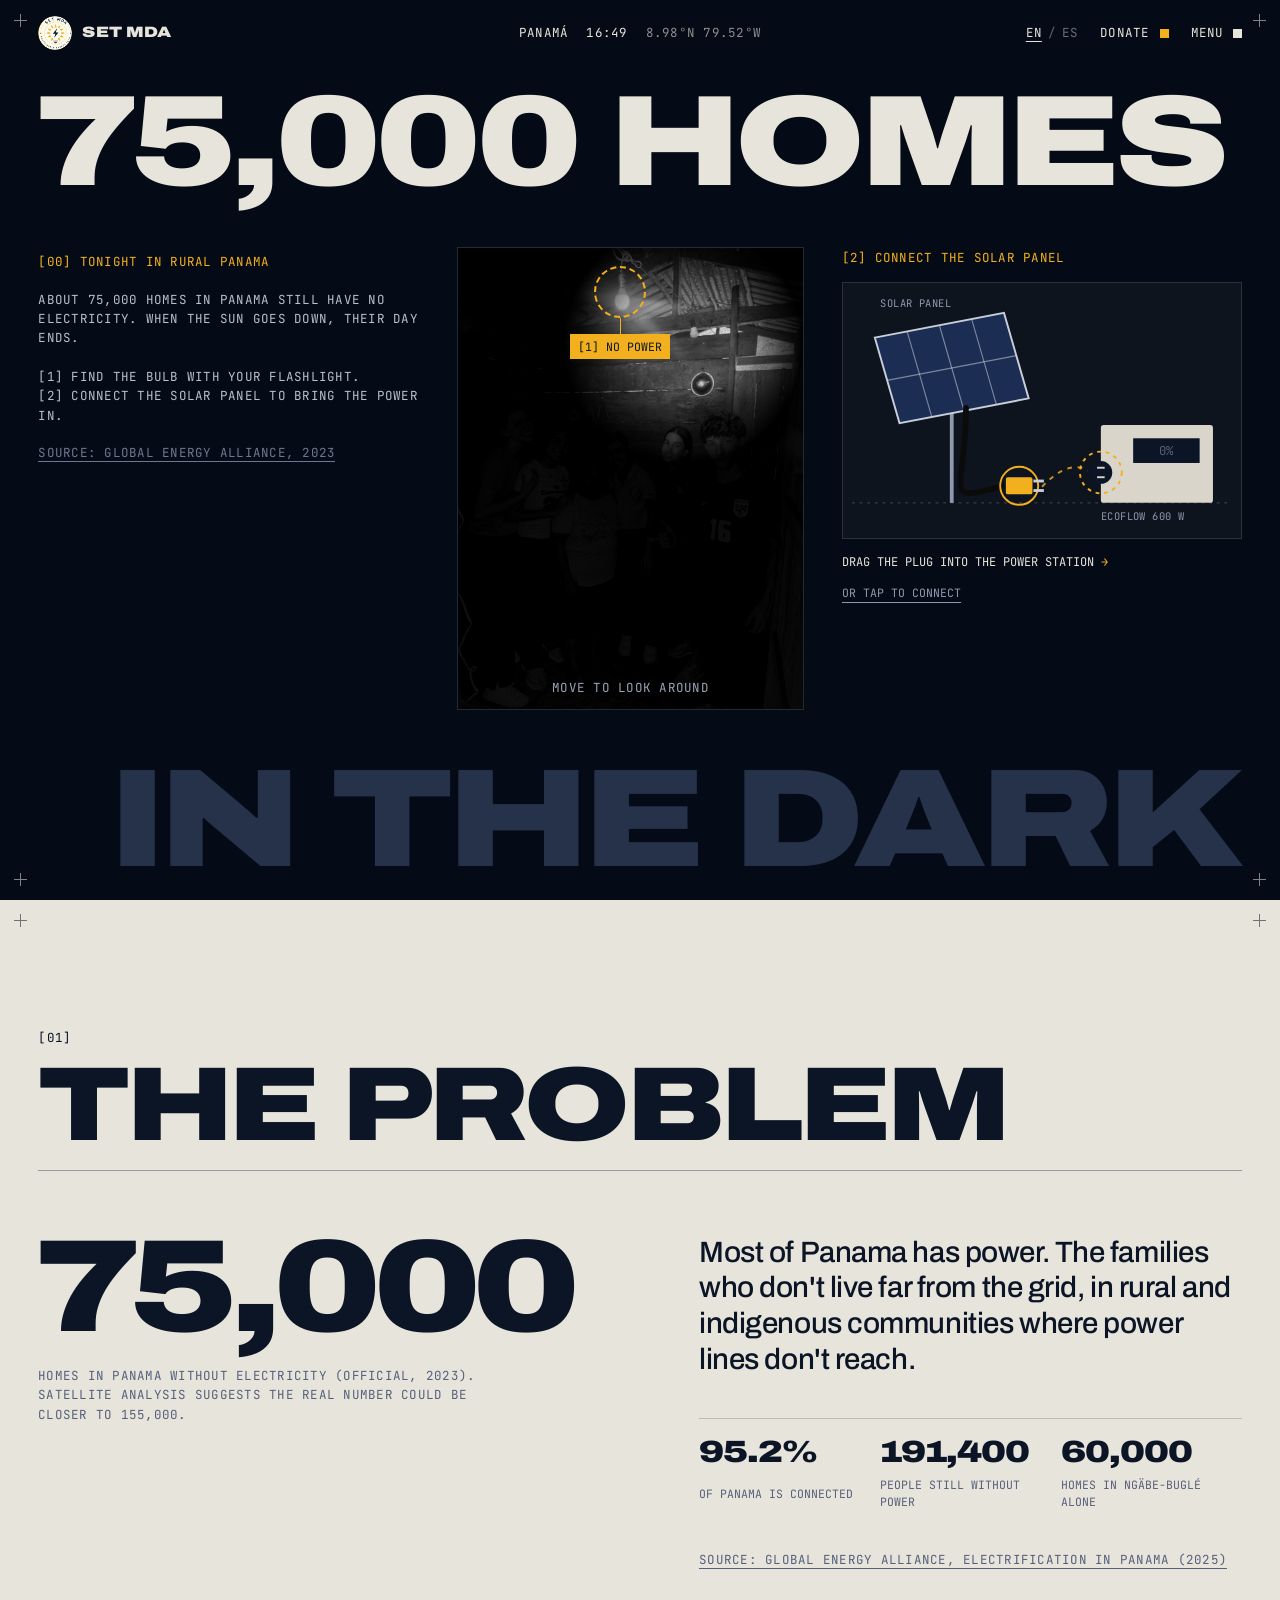
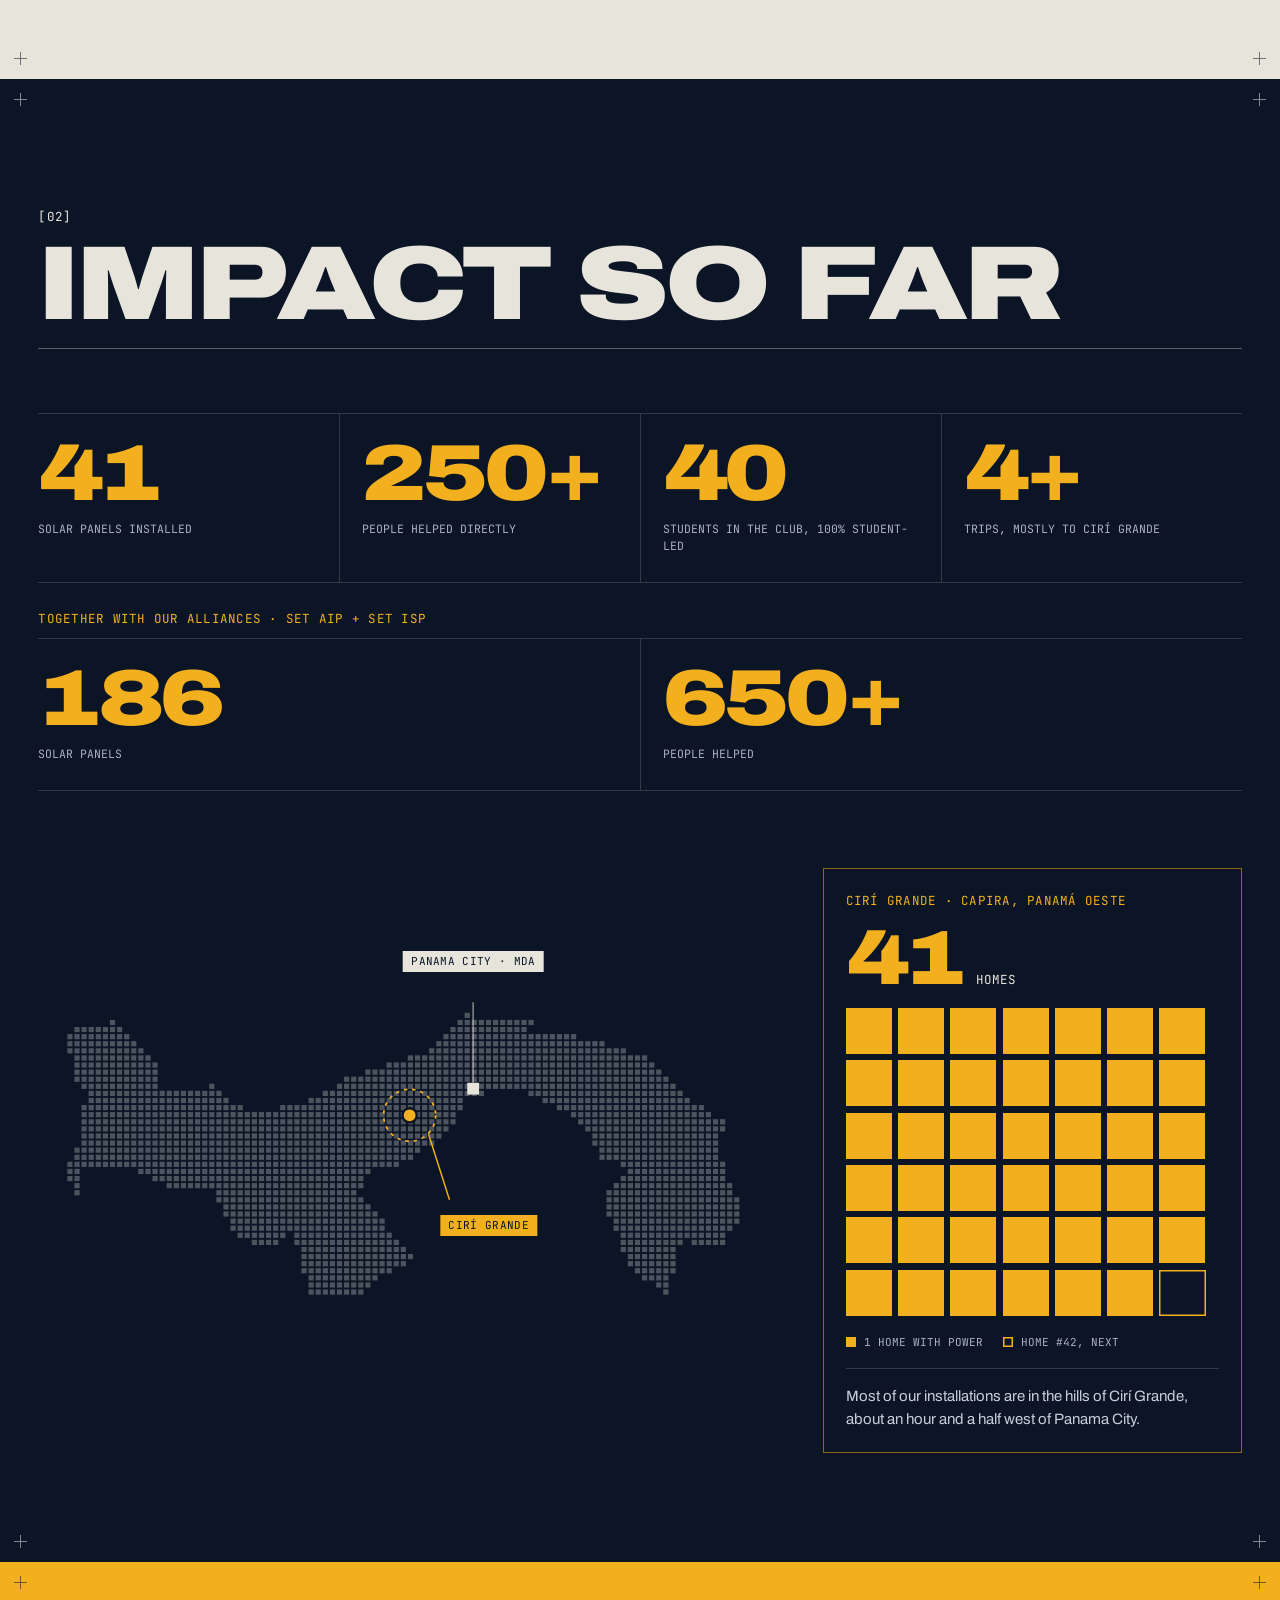
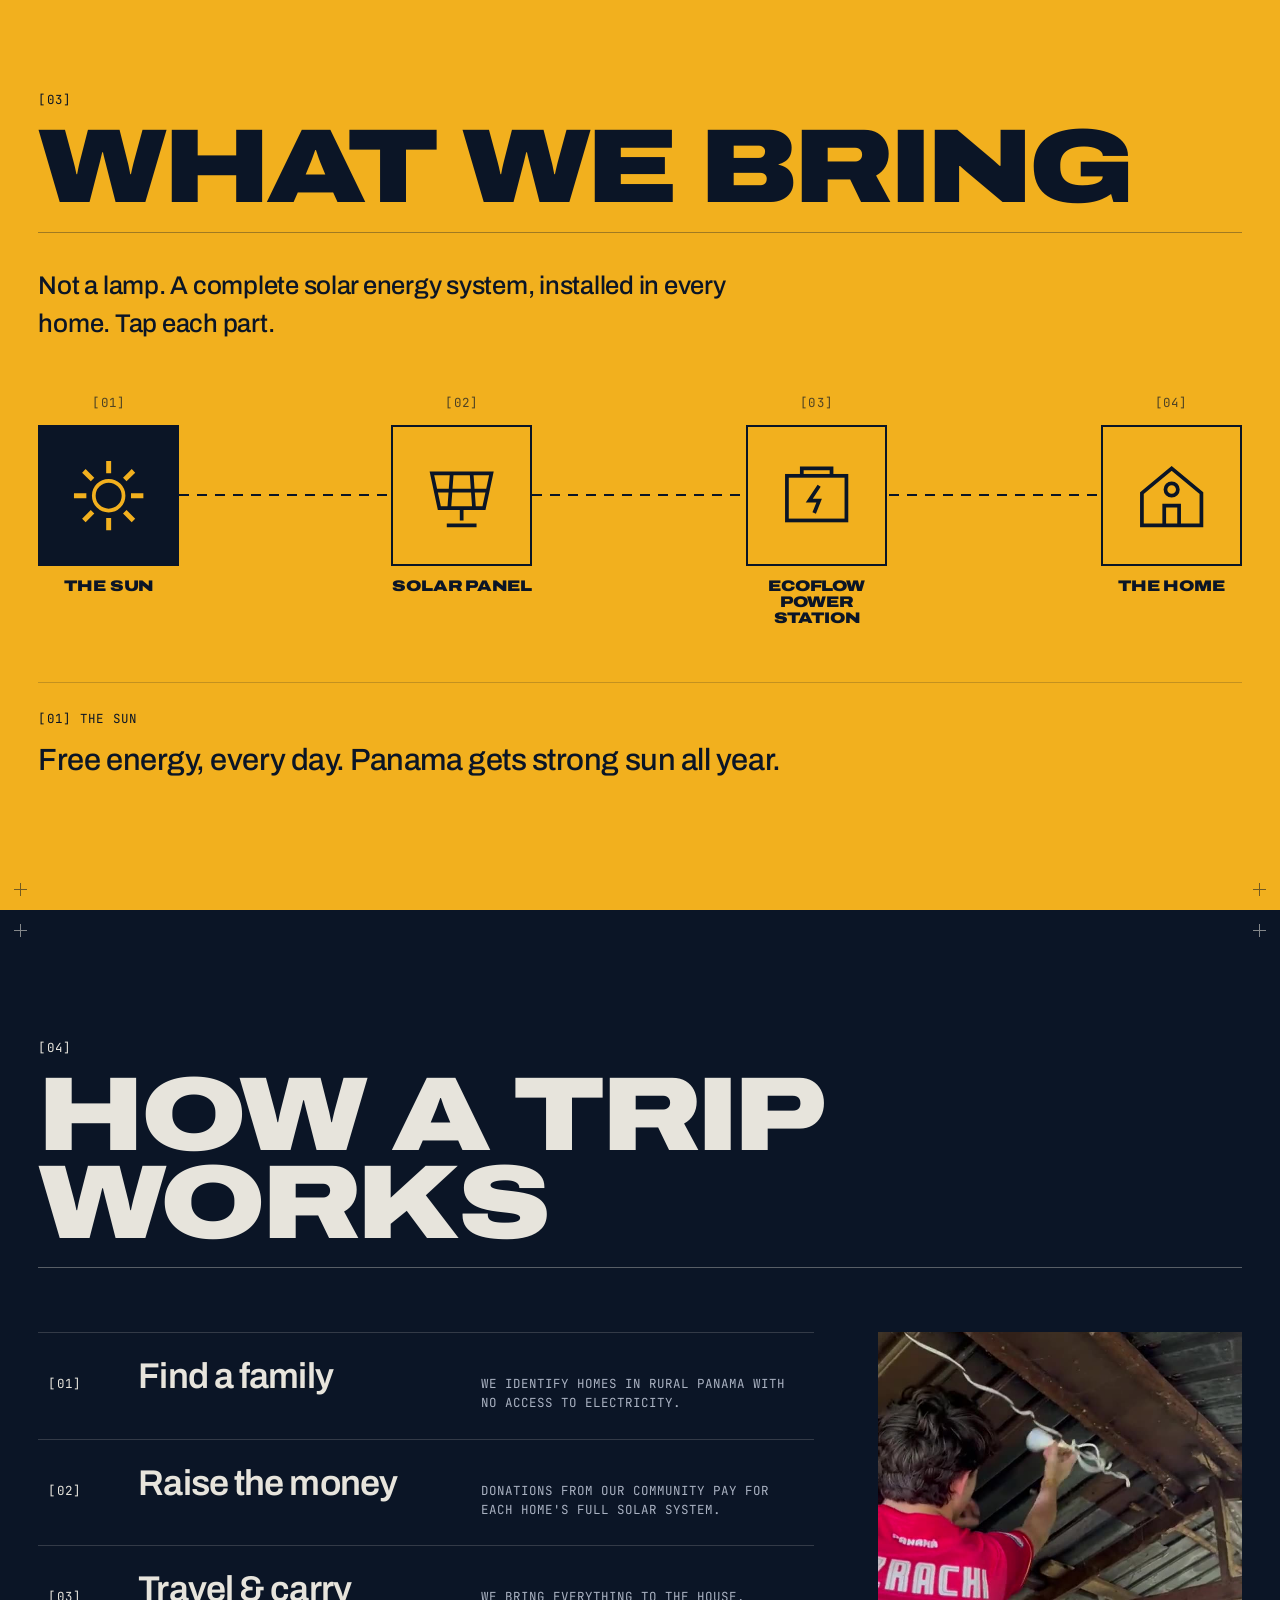
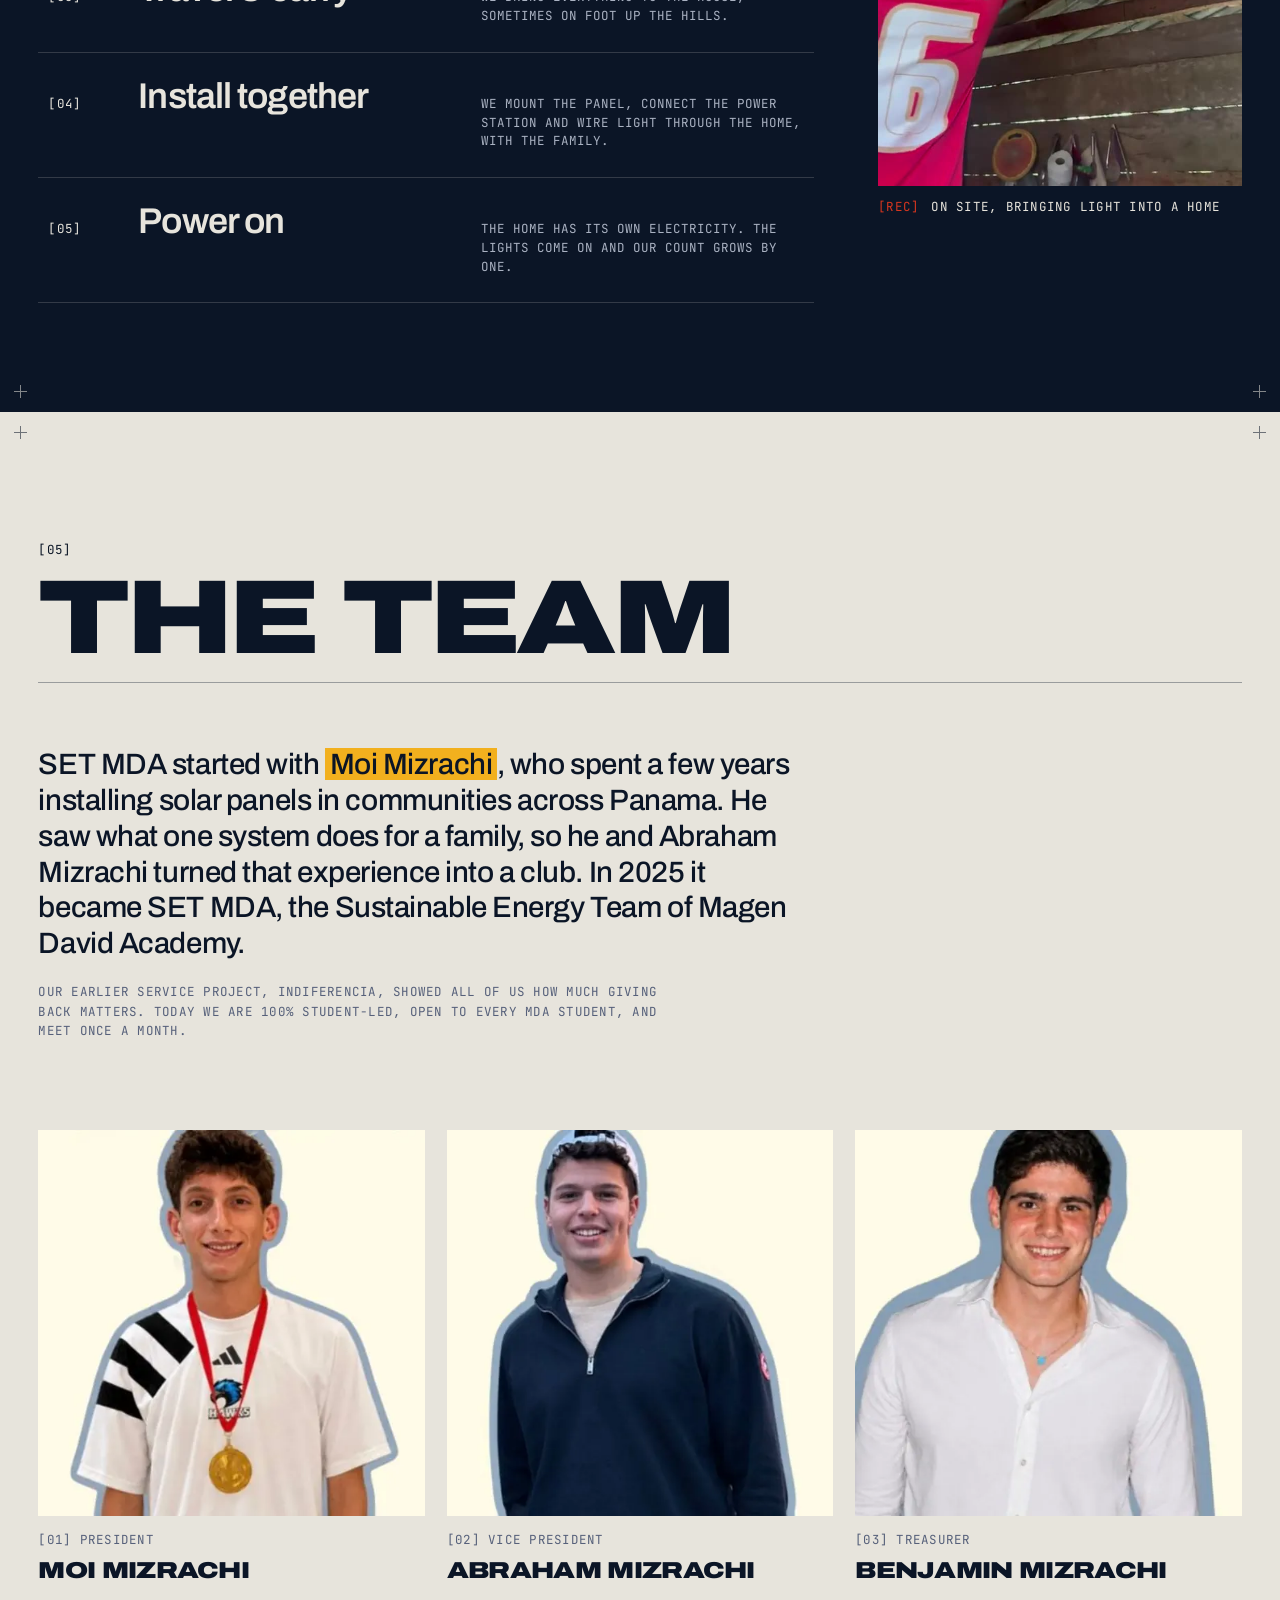
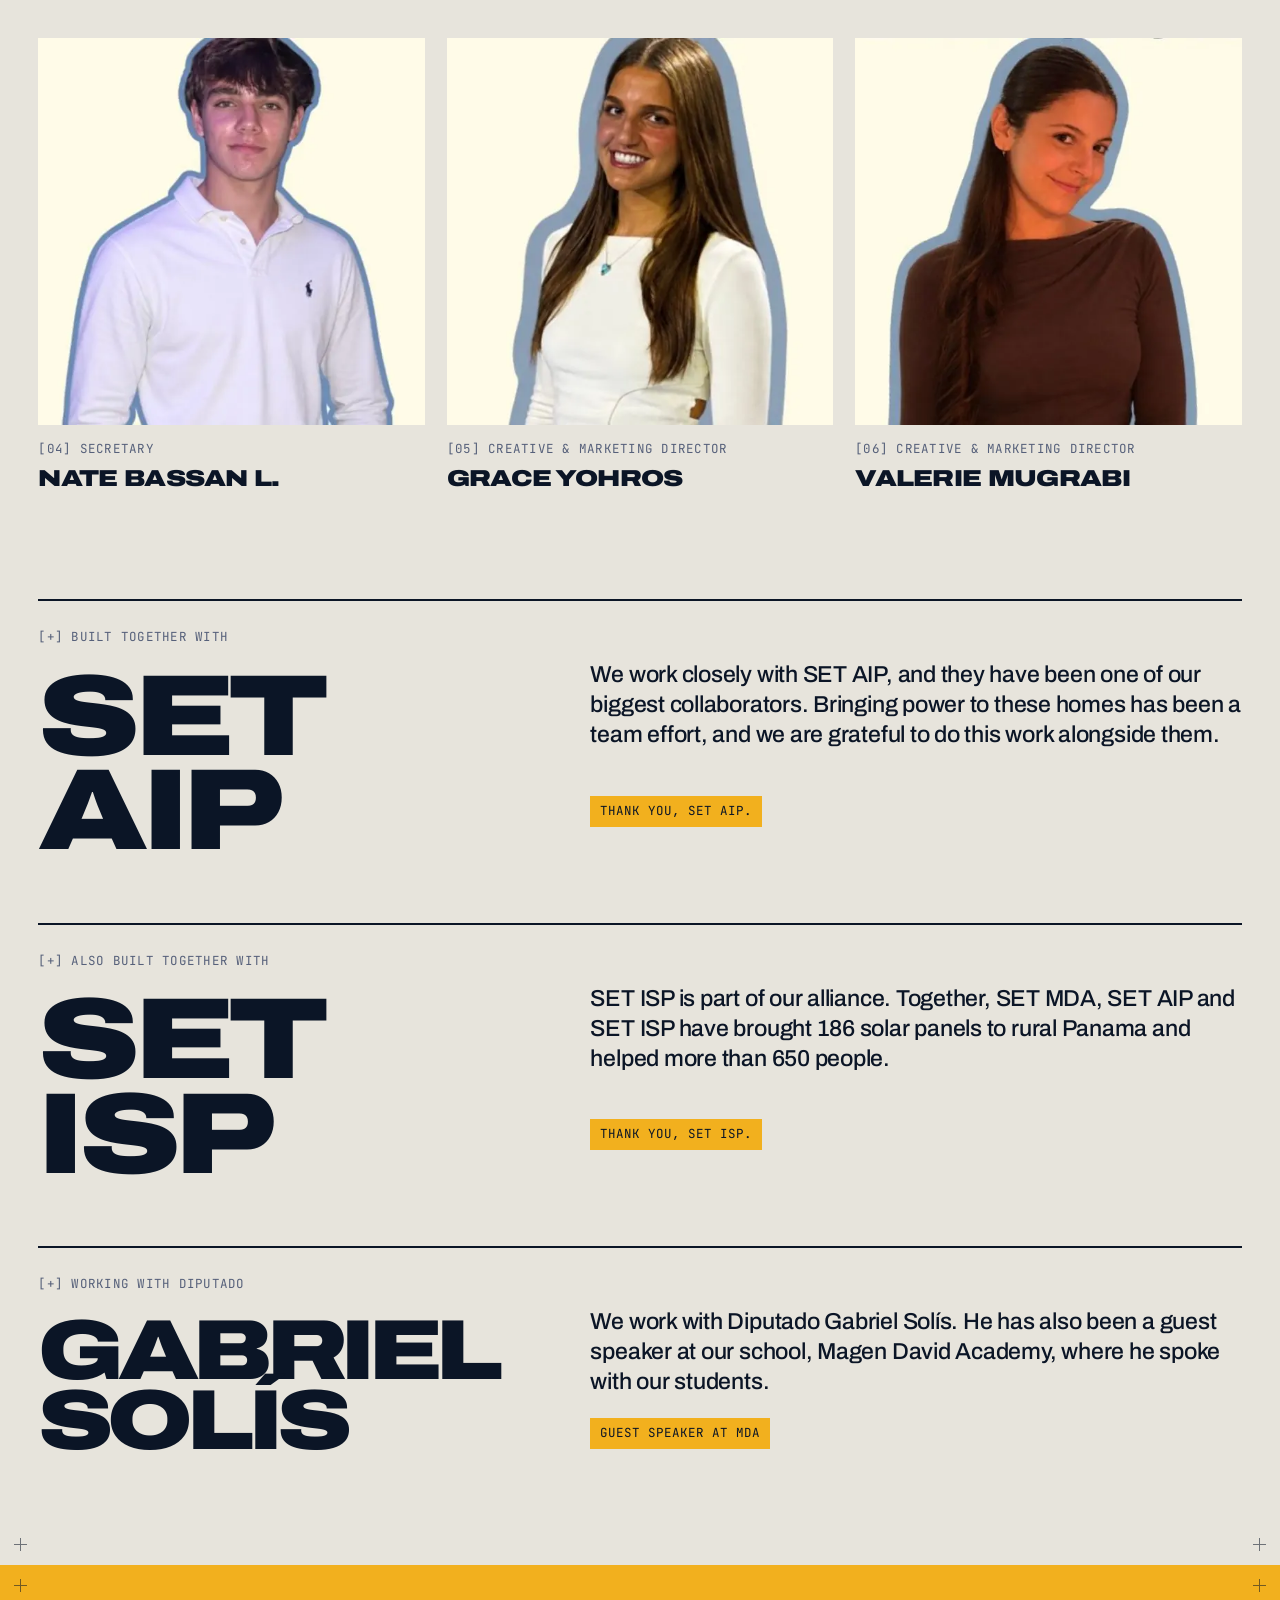
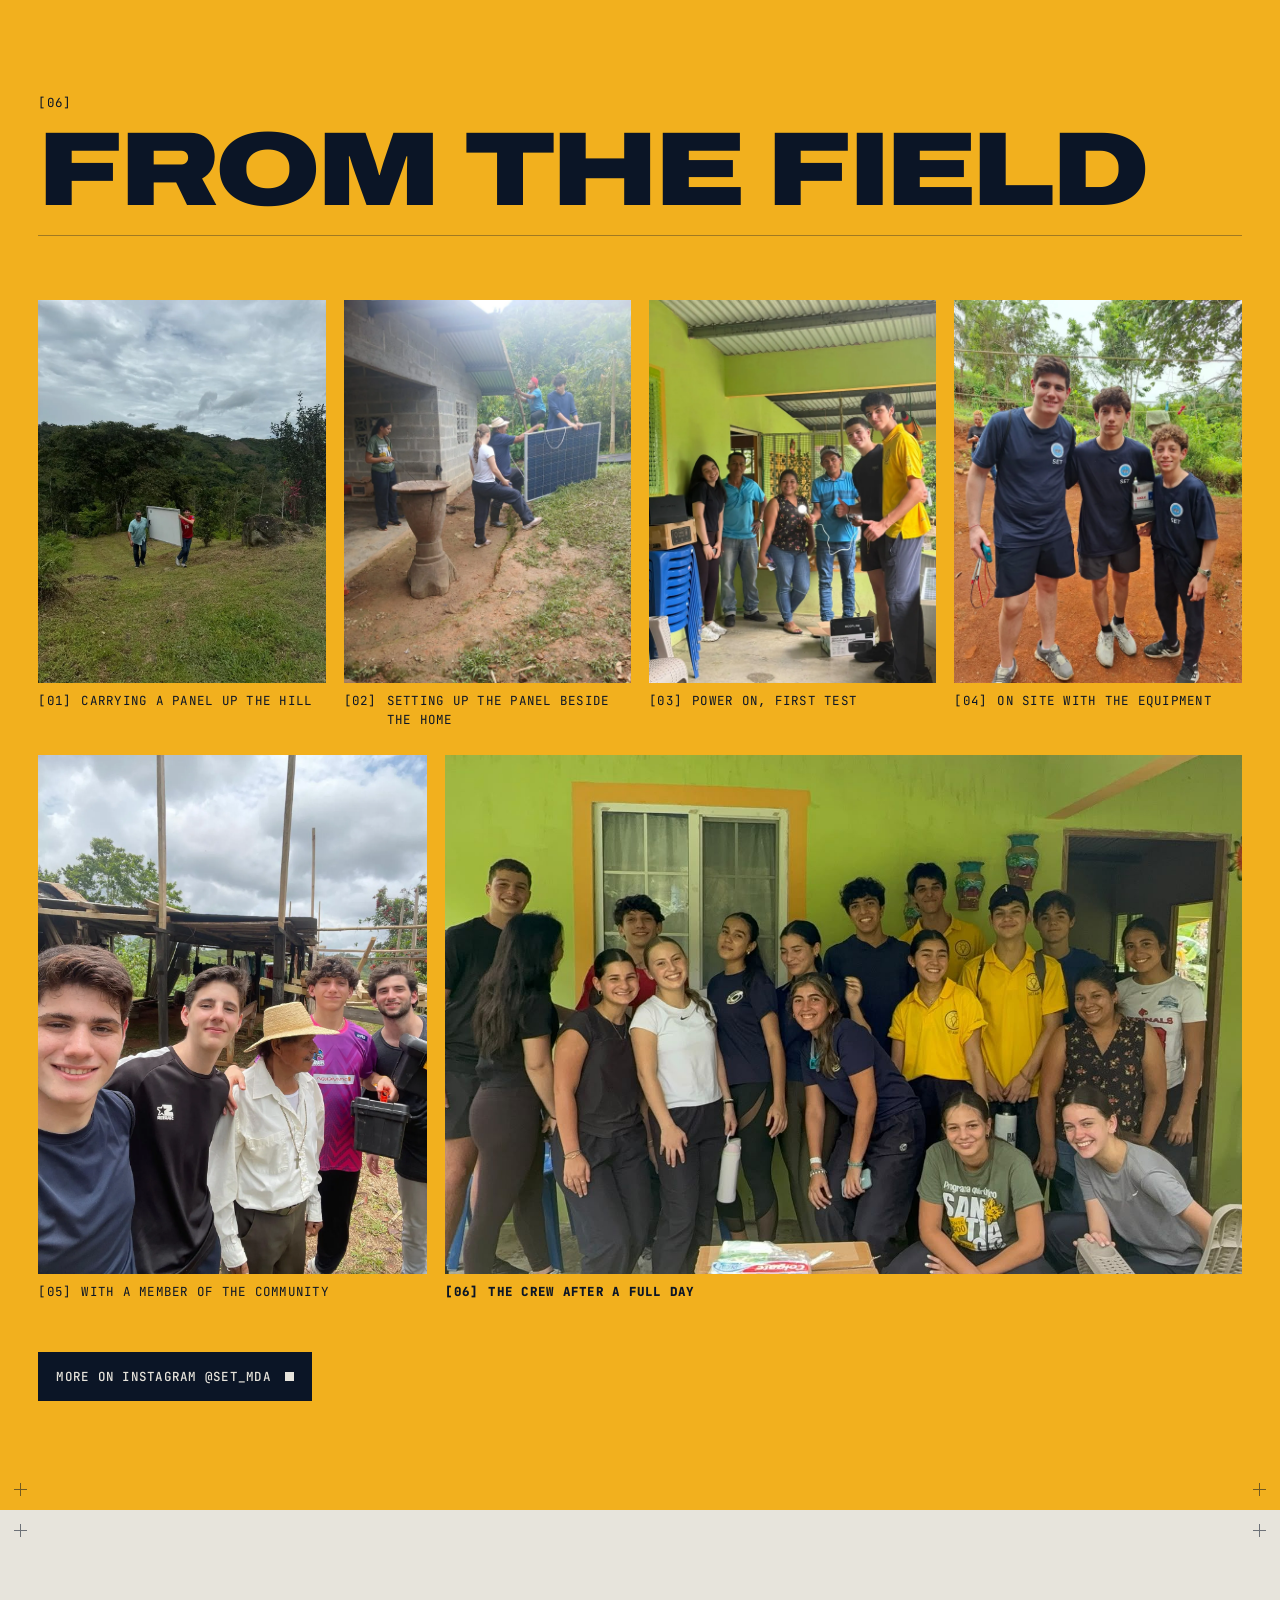
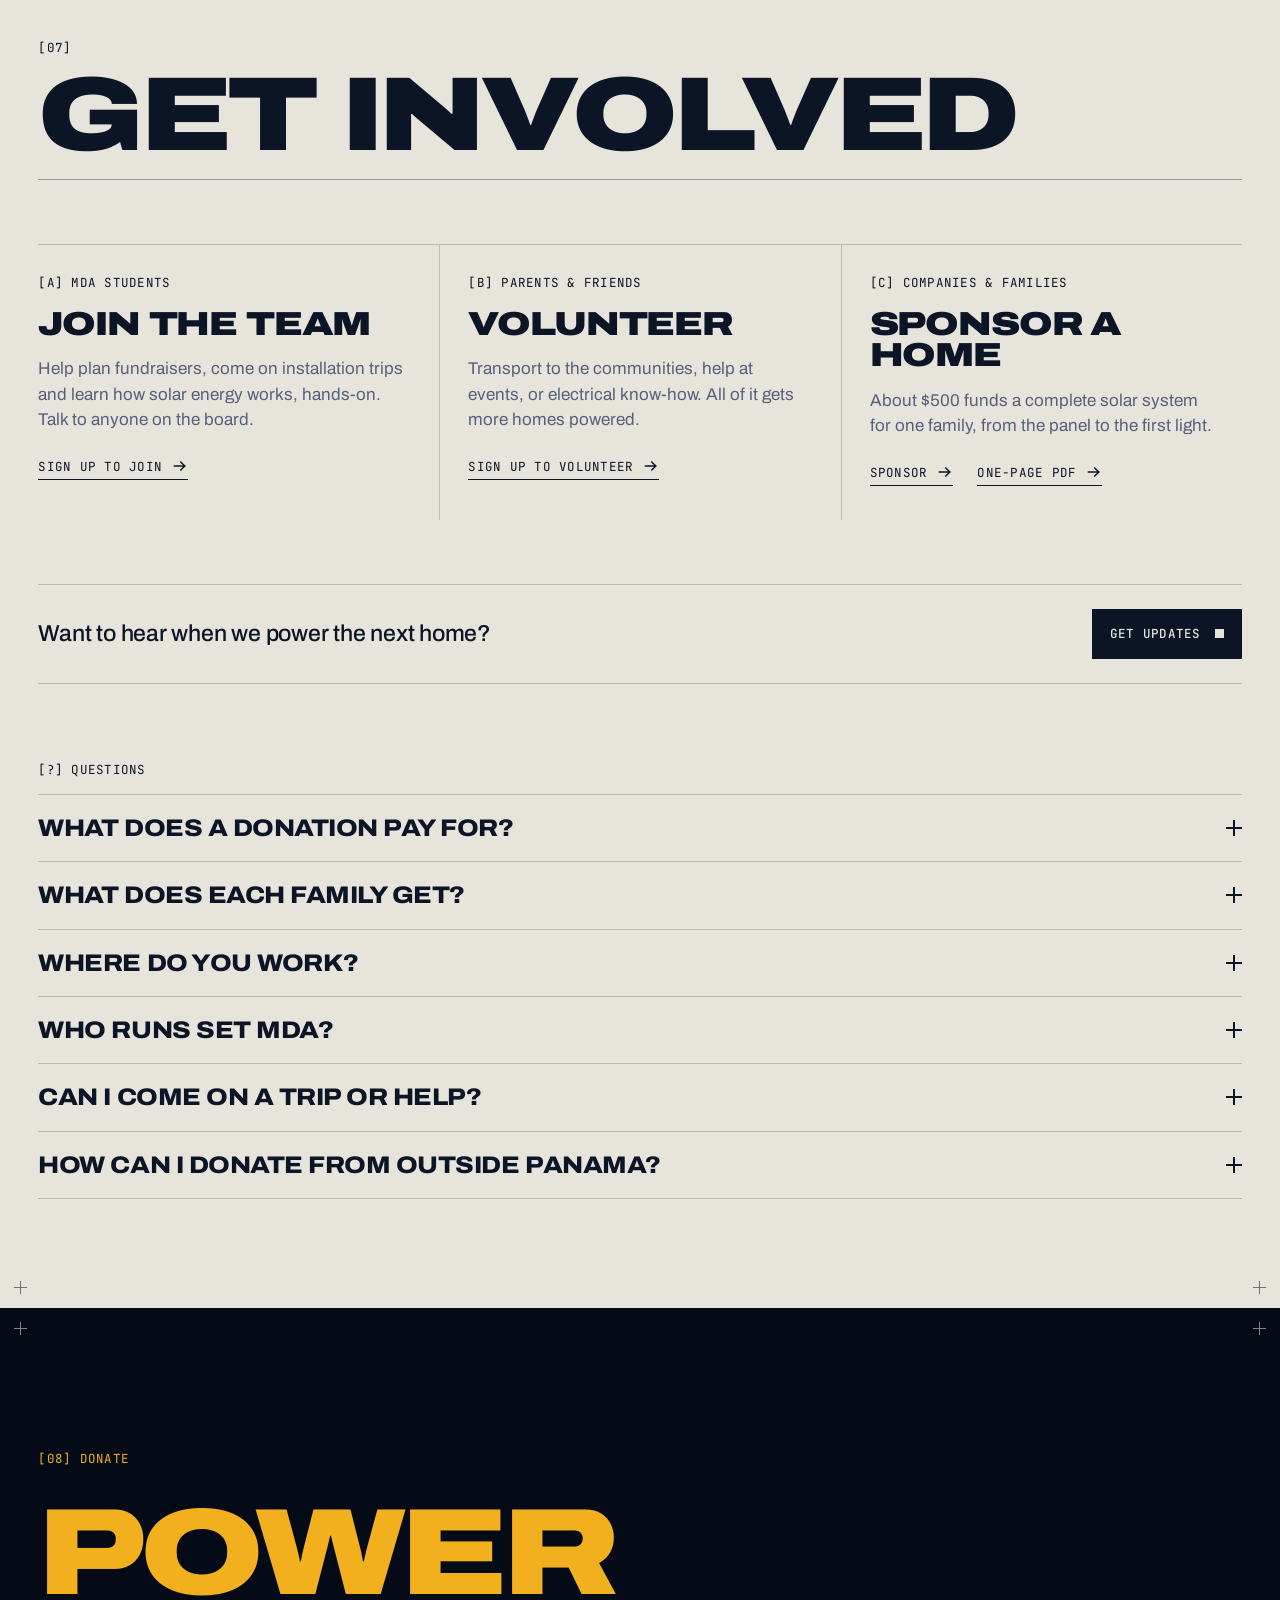
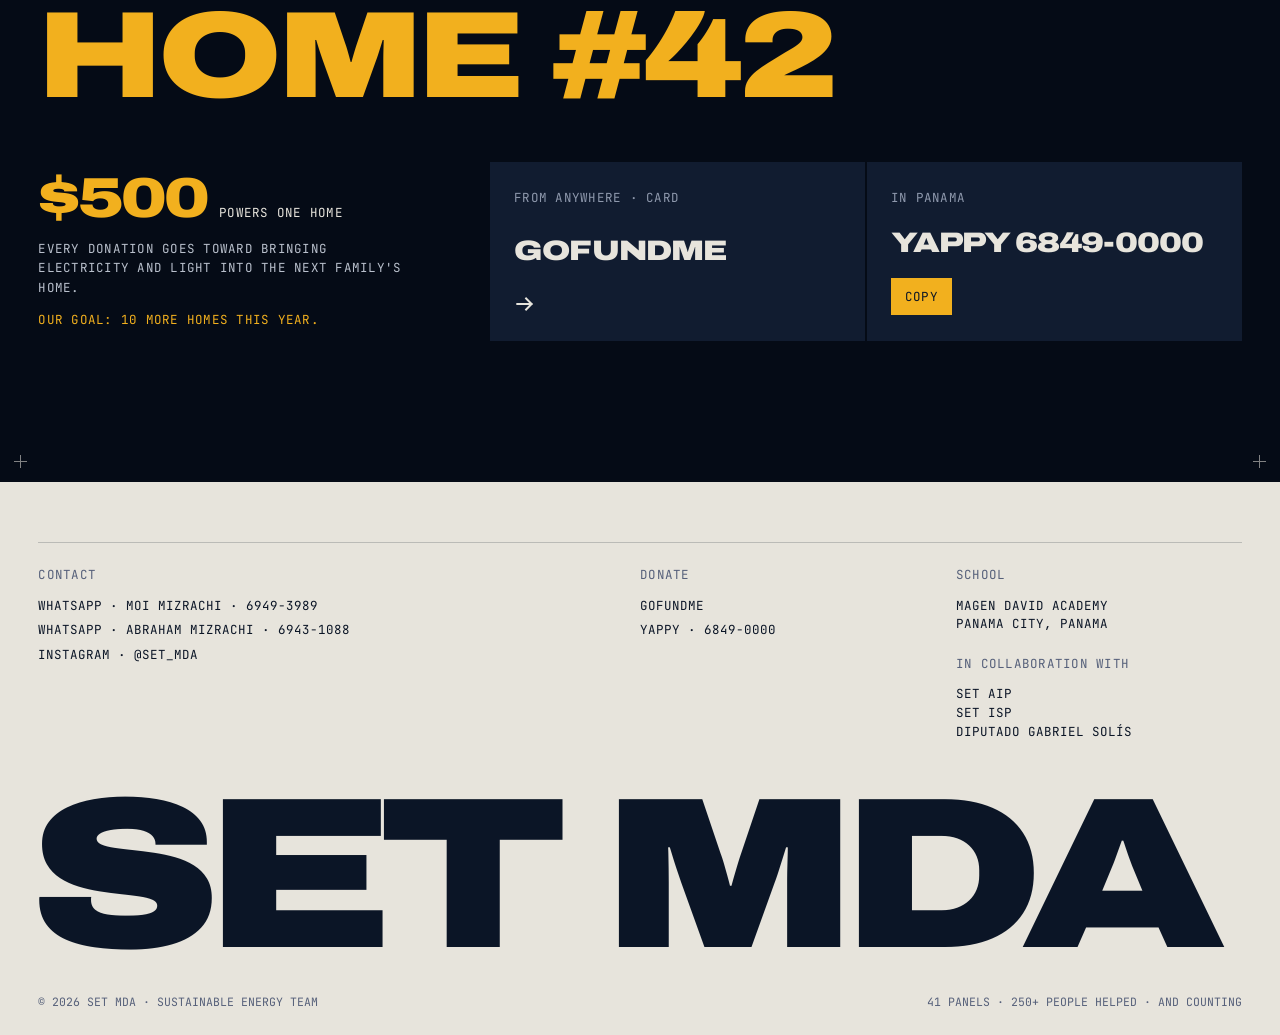
<file: index.html>
<!doctype html>
<html lang="en">
<head>
<meta charset="utf-8">
<meta name="viewport" content="width=device-width, initial-scale=1, viewport-fit=cover">
<title>SET MDA</title>
<meta name="description" content="SET MDA is a student-led team from Magen David Academy that brings solar energy and light into the homes of families without electricity in rural Panama.">
<meta property="og:title" content="SET MDA">
<meta property="og:site_name" content="SET MDA">
<link rel="canonical" href="https://setmda-website.vercel.app/">
<script type="application/ld+json">[{"@context":"https://schema.org","@type":"WebSite","name":"SET MDA","url":"https://setmda-website.vercel.app/"},{"@context":"https://schema.org","@type":"NGO","name":"SET MDA","alternateName":"Sustainable Energy Team of Magen David Academy","url":"https://setmda-website.vercel.app/","logo":"https://setmda-website.vercel.app/images/logo.png","image":"https://setmda-website.vercel.app/images/family-first-light.jpg","description":"Student-led team from Magen David Academy bringing solar energy and light to families without electricity in rural Panama.","foundingDate":"2025","areaServed":"Panama","address":{"@type":"PostalAddress","addressLocality":"Panama City","addressCountry":"PA"},"parentOrganization":{"@type":"School","name":"Magen David Academy"},"sameAs":["https://www.instagram.com/set_mda/","https://gofund.me/2586e6299"]}]</script>
<meta property="og:description" content="Student-led team from Magen David Academy bringing solar energy and light to families without electricity in rural Panama.">
<meta property="og:type" content="website">
<meta property="og:url" content="https://setmda-website.vercel.app/">
<meta property="og:locale" content="en_US">
<meta property="og:locale:alternate" content="es_PA">
<meta property="og:image" content="https://setmda-website.vercel.app/images/family-first-light.jpg">
<meta property="og:image:width" content="960">
<meta property="og:image:height" content="1280">
<meta property="og:image:alt" content="A family in rural Panama with SET MDA students under the light they installed">
<meta name="twitter:card" content="summary_large_image">
<meta name="twitter:title" content="SET MDA">
<meta name="twitter:description" content="Student-led team from Magen David Academy bringing solar energy and light to families without electricity in rural Panama.">
<meta name="twitter:image" content="https://setmda-website.vercel.app/images/family-first-light.jpg">
<meta name="theme-color" content="#0b1526">
<link rel="icon" href="images/logo.png">
<link rel="apple-touch-icon" href="images/logo.png">
<script>
  (function () {
    var l = null;
    try { l = localStorage.getItem('setmda-lang'); } catch (e) {}
    if (!l) l = (navigator.language || 'en').toLowerCase().indexOf('es') === 0 ? 'es' : 'en';
    document.documentElement.lang = l;
  })();
</script>
<link rel="preconnect" href="https://fonts.googleapis.com">
<link rel="preconnect" href="https://fonts.gstatic.com" crossorigin>
<link rel="stylesheet" href="https://fonts.googleapis.com/css2?family=Archivo:wdth,wght@62..125,400..900&family=JetBrains+Mono:wght@400;500&display=swap">
<link rel="stylesheet" href="styles.css">
<link rel="stylesheet" href="fixes.css">
</head>
<body>

<header class="bar" id="bar">
  <a class="brand" href="#top"><img src="images/logo.png" alt="" width="34" height="34"><span>SET MDA</span></a>
  <p class="where"><span>PANAMÁ</span><span id="clock">--:--</span><span class="coords">8.98°N 79.52°W</span></p>
  <div class="bar-right">
    <div class="lang" role="group" aria-label="Language / Idioma"><button type="button" data-lang="en">EN</button><span>/</span><button type="button" data-lang="es">ES</button></div>
    <a class="bar-donate" href="#donate"><span class="en">DONATE</span><span class="es" lang="es">DONAR</span><i class="sq" aria-hidden="true"></i></a>
    <button class="menu-btn" id="menu-btn" type="button" aria-expanded="false" aria-controls="menu"><span class="lbl-open"><span class="en">MENU</span><span class="es" lang="es">MENÚ</span></span><span class="lbl-close"><span class="en">CLOSE</span><span class="es" lang="es">CERRAR</span></span><i class="sq" aria-hidden="true"></i></button>
  </div>
</header>

<div class="menu" id="menu" hidden>
  <nav class="menu-links" aria-label="Main">
      <a href="#problem" style="--i:1"><span class="n">[01]</span><span class="w"><span class="en">THE PROBLEM</span><span class="es" lang="es">EL PROBLEMA</span></span></a>
      <a href="#impact" style="--i:2"><span class="n">[02]</span><span class="w"><span class="en">IMPACT</span><span class="es" lang="es">IMPACTO</span></span></a>
      <a href="#system" style="--i:3"><span class="n">[03]</span><span class="w"><span class="en">WHAT WE BRING</span><span class="es" lang="es">LO QUE LLEVAMOS</span></span></a>
      <a href="#trip" style="--i:4"><span class="n">[04]</span><span class="w"><span class="en">HOW A TRIP WORKS</span><span class="es" lang="es">CÓMO ES UN VIAJE</span></span></a>
      <a href="#team" style="--i:5"><span class="n">[05]</span><span class="w"><span class="en">THE TEAM</span><span class="es" lang="es">EL EQUIPO</span></span></a>
      <a href="#field" style="--i:6"><span class="n">[06]</span><span class="w"><span class="en">FROM THE FIELD</span><span class="es" lang="es">EN EL CAMPO</span></span></a>
      <a href="#help" style="--i:7"><span class="n">[07]</span><span class="w"><span class="en">GET INVOLVED</span><span class="es" lang="es">PARTICIPA</span></span></a>
      <a href="#donate" style="--i:8"><span class="n">[08]</span><span class="w"><span class="en">DONATE</span><span class="es" lang="es">DONAR</span></span></a>
  </nav>
  <div class="menu-foot">
    <a href="https://wa.me/50769493989?text=Hola%20SET%20MDA!%20" target="_blank" rel="noopener">WHATSAPP · MOI 6949-3989</a>
    <a href="https://wa.me/50769431088?text=Hola%20SET%20MDA!%20" target="_blank" rel="noopener">WHATSAPP · ABRAHAM 6943-1088</a>
    <a href="https://www.instagram.com/set_mda/" target="_blank" rel="noopener">INSTAGRAM · @SET_MDA</a>
  </div>
</div>

<main id="top">

  <!-- LIGHTS OUT -->
  <section class="lights" id="lights" aria-label="Lights out">
    <i class="x x1"></i><i class="x x2"></i><i class="x x3"></i><i class="x x4"></i>
    <h1 class="mega top fit">
      <span class="off-copy"><span class="en">75,000 HOMES</span><span class="es" lang="es">75,000 HOGARES</span></span>
      <span class="on-copy"><span class="en">41 HOMES</span><span class="es" lang="es">41 HOGARES</span></span>
    </h1>
    <div class="lights-mid">
      <div class="lights-copy">
        <p class="idx">[00] <span class="off-copy"><span class="en">TONIGHT IN RURAL PANAMA</span><span class="es" lang="es">ESTA NOCHE EN EL PANAMÁ RURAL</span></span><span class="on-copy"><span class="en">POWER ON</span><span class="es" lang="es">LLEGÓ LA ENERGÍA</span></span></p>
        <p class="mono-p off-copy"><span class="en">ABOUT 75,000 HOMES IN PANAMA STILL HAVE NO ELECTRICITY. WHEN THE SUN GOES DOWN, THEIR DAY ENDS.<br><br>[1] FIND THE BULB WITH YOUR FLASHLIGHT.<br>[2] CONNECT THE SOLAR PANEL TO BRING THE POWER IN.</span><span class="es" lang="es">CERCA DE 75,000 HOGARES EN PANAMÁ TODAVÍA NO TIENEN ELECTRICIDAD. CUANDO SE PONE EL SOL, SU DÍA TERMINA.<br><br>[1] ENCUENTRA EL BOMBILLO CON TU LINTERNA.<br>[2] CONECTA EL PANEL SOLAR PARA TRAER LA ENERGÍA.</span></p>
        <p class="mono-p on-copy"><span class="en">THIS IS WHAT ONE SET MDA SOLAR SYSTEM DOES. A PANEL OUTSIDE, A POWER STATION INSIDE, ELECTRICITY AND LIGHT FOR THE WHOLE FAMILY. WE HAVE DONE IT 41 TIMES.</span><span class="es" lang="es">ESTO ES LO QUE HACE UN SISTEMA SOLAR DE SET MDA. UN PANEL AFUERA, UNA ESTACIÓN DE ENERGÍA ADENTRO, ELECTRICIDAD Y LUZ PARA TODA LA FAMILIA. LO HEMOS HECHO 41 VECES.</span></p>
        <p class="src"><a href="https://energyalliance.org/wp-content/uploads/2025/05/Panama-Deep-Dive.pdf" target="_blank" rel="noopener"><span class="en">SOURCE: GLOBAL ENERGY ALLIANCE, 2023</span><span class="es" lang="es">FUENTE: GLOBAL ENERGY ALLIANCE, 2023</span></a></p>
      </div>
      <div class="window" id="window">
        <picture><source srcset="images/family-first-light.webp" type="image/webp"><img class="night" src="images/family-first-light.jpg" style="object-position:50% 38%" alt="" width="960" height="1280"></picture>
        <picture><source srcset="images/family-first-light.webp" type="image/webp"><img class="lit" src="images/family-first-light.jpg" style="object-position:50% 38%" alt="A family in rural Panama with SET MDA students under the light they installed" width="960" height="1280"></picture>
        <span class="bulb-glow" aria-hidden="true"></span>
        <span class="bulb-tag" aria-hidden="true"><i class="ring"></i><i class="stem"></i><span class="tag-lbl"><span class="off-copy"><span class="en">[1] NO POWER</span><span class="es" lang="es">[1] SIN ENERGÍA</span></span><span class="on-copy"><span class="en">POWERED BY THE SUN</span><span class="es" lang="es">CON ENERGÍA DEL SOL</span></span></span></span>
        <p class="hint" aria-hidden="true"><span class="en">MOVE TO LOOK AROUND</span><span class="es" lang="es">MUÉVETE PARA MIRAR</span></p>
      </div>
      <div class="lights-switch">
        <p class="idx step-lbl"><span class="off-copy"><span class="en">[2] CONNECT THE SOLAR PANEL</span><span class="es" lang="es">[2] CONECTA EL PANEL SOLAR</span></span><span class="on-copy"><span class="en">[✓] CONNECTED</span><span class="es" lang="es">[✓] CONECTADO</span></span></p>
        <div class="rig" id="rig">
          <svg class="rig-svg" id="rig-svg" viewBox="0 0 400 250" role="img" aria-label="Solar panel and power station">
            <line class="ground" x1="0" y1="222" x2="400" y2="222"/>
            <line class="post" x1="105" y1="126" x2="105" y2="222"/>
            <g class="pv"><polygon points="24,48 160,22 186,112 50,138"/><line x1="58.0" y1="41.5" x2="84.0" y2="131.5"/><line x1="92.0" y1="35.0" x2="118.0" y2="125.0"/><line x1="126.0" y1="28.5" x2="152.0" y2="118.5"/><line x1="37.0" y1="93.0" x2="173.0" y2="67.0"/></g>
            <text class="rig-t" x="30" y="16">SOLAR PANEL</text>
            <g class="station">
              <rect x="262" y="140" width="118" height="82" rx="3"/>
              <rect class="screen" x="296" y="154" width="70" height="26"/>
              <text class="screen-t" x="331" y="172" text-anchor="middle">0%</text>
              <circle class="socket" cx="262" cy="190" r="12"/>
              <line class="hole" x1="258" y1="185" x2="266" y2="185"/><line class="hole" x1="258" y1="195" x2="266" y2="195"/>
            </g>
            <text class="rig-t" x="262" y="240">ECOFLOW 600 W</text>
            <circle class="drop" cx="262" cy="190" r="22"/>
            <path class="ghost" d="M200 205 Q228 176 248 188"/>
            <path class="cable" id="cable" d=""/>
            <path class="cable-flow" id="cable-flow" d=""/>
            <g class="plug" id="plug" tabindex="0" role="button" aria-label="Plug the solar panel into the power station">
              <circle class="plug-hit" r="30"/>
              <circle class="plug-pulse" r="20"/>
              <rect x="-15" y="-10" width="30" height="20" rx="3"/>
              <line x1="15" y1="-5" x2="26" y2="-5"/><line x1="15" y1="5" x2="26" y2="5"/>
            </g>
          </svg>
        </div>
        <p class="rig-help off-copy"><span class="en">DRAG THE PLUG INTO THE POWER STATION</span><span class="es" lang="es">ARRASTRA EL ENCHUFE A LA ESTACIÓN DE ENERGÍA</span> <span class="bounce">→</span></p>
        <button class="rig-btn off-copy" id="connect" type="button"><span class="en">OR TAP TO CONNECT</span><span class="es" lang="es">O TOCA PARA CONECTAR</span></button>
        <a class="btn gold on-copy" href="#donate"><span class="en">POWER HOME #42</span><span class="es" lang="es">ILUMINA EL HOGAR #42</span><i class="sq" aria-hidden="true"></i></a>
      </div>
    </div>
    <h2 class="mega bottom fit">
      <span class="off-copy"><span class="en">IN THE DARK</span><span class="es" lang="es">A OSCURAS</span></span>
      <span class="on-copy"><span class="en">POWERED ON</span><span class="es" lang="es">CON ENERGÍA</span></span>
    </h2>
  </section>

  <!-- 01 PROBLEM -->
  <section class="sec paper" id="problem">
    <i class="x x1"></i><i class="x x2"></i><i class="x x3"></i><i class="x x4"></i>
    <div class="sec-head"><span class="idx">[01]</span><h2 class="title"><span class="en">THE PROBLEM</span><span class="es" lang="es">EL PROBLEMA</span></h2><span class="rule"></span></div>
    <div class="problem">
      <div class="big-num rv"><b>75,000</b><p class="mono-p"><span class="en">HOMES IN PANAMA WITHOUT ELECTRICITY (OFFICIAL, 2023). SATELLITE ANALYSIS SUGGESTS THE REAL NUMBER COULD BE CLOSER TO 155,000.</span><span class="es" lang="es">HOGARES EN PANAMÁ SIN ELECTRICIDAD (OFICIAL, 2023). UN ANÁLISIS SATELITAL SUGIERE QUE EL NÚMERO REAL PODRÍA ACERCARSE A 155,000.</span></p></div>
      <div class="problem-copy rv">
        <p class="lead"><span class="en">Most of Panama has power. The families who don't live far from the grid, in rural and indigenous communities where power lines don't reach.</span><span class="es" lang="es">La mayor parte de Panamá tiene electricidad. Las familias que no la tienen viven lejos de la red, en comunidades rurales e indígenas donde no llegan los cables.</span></p>
        <div class="facts">
          <div><b>95.2%</b><span><span class="en">OF PANAMA IS CONNECTED</span><span class="es" lang="es">DE PANAMÁ ESTÁ CONECTADO</span></span></div>
          <div><b>191,400</b><span><span class="en">PEOPLE STILL WITHOUT POWER</span><span class="es" lang="es">PERSONAS AÚN SIN ENERGÍA</span></span></div>
          <div><b>60,000</b><span><span class="en">HOMES IN NGÄBE-BUGLÉ ALONE</span><span class="es" lang="es">HOGARES SOLO EN NGÄBE-BUGLÉ</span></span></div>
        </div>
        <p class="src dark"><a href="https://energyalliance.org/wp-content/uploads/2025/05/Panama-Deep-Dive.pdf" target="_blank" rel="noopener"><span class="en">SOURCE: GLOBAL ENERGY ALLIANCE, ELECTRIFICATION IN PANAMA (2025)</span><span class="es" lang="es">FUENTE: GLOBAL ENERGY ALLIANCE, ELECTRIFICACIÓN EN PANAMÁ (2025)</span></a></p>
      </div>
    </div>
  </section>

  <!-- 02 IMPACT -->
  <section class="sec navy-sec" id="impact">
    <i class="x x1"></i><i class="x x2"></i><i class="x x3"></i><i class="x x4"></i>
    <div class="sec-head"><span class="idx">[02]</span><h2 class="title"><span class="en">IMPACT SO FAR</span><span class="es" lang="es">IMPACTO HASTA HOY</span></h2><span class="rule"></span></div>
    <div class="counts counts-own">
      <div class="count"><b data-count="41">41</b><span><span class="en">SOLAR PANELS INSTALLED</span><span class="es" lang="es">PANELES SOLARES INSTALADOS</span></span></div>
      <div class="count"><b data-count="250" data-suffix="+">250+</b><span><span class="en">PEOPLE HELPED DIRECTLY</span><span class="es" lang="es">PERSONAS AYUDADAS DIRECTAMENTE</span></span></div>
      <div class="count"><b data-count="40">40</b><span><span class="en">STUDENTS IN THE CLUB, 100% STUDENT-LED</span><span class="es" lang="es">ESTUDIANTES EN EL CLUB, 100% DIRIGIDO POR ESTUDIANTES</span></span></div>
      <div class="count"><b>4+</b><span><span class="en">TRIPS, MOSTLY TO CIRÍ GRANDE</span><span class="es" lang="es">VIAJES, SOBRE TODO A CIRÍ GRANDE</span></span></div>
    </div>
    <p class="idx alliance-lbl"><span class="en">TOGETHER WITH OUR ALLIANCES · <span class="nw">SET AIP + SET ISP</span></span><span class="es" lang="es">JUNTO A NUESTRAS ALIANZAS · <span class="nw">SET AIP + SET ISP</span></span></p>
    <div class="counts counts-alliance">
      <div class="count"><b data-count="186">186</b><span><span class="en">SOLAR PANELS</span><span class="es" lang="es">PANELES SOLARES</span></span></div>
      <div class="count"><b data-count="650" data-suffix="+">650+</b><span><span class="en">PEOPLE HELPED</span><span class="es" lang="es">PERSONAS AYUDADAS</span></span></div>
    </div>
    <div class="where-grid">
      <div class="map-wrap">
        <svg class="map" viewBox="0 0 620 285" role="img" aria-label="Map of Panama showing Panama City and Cirí Grande">
  <g class="cells" id="map-cells"></g>
  <circle class="ciri-ring" cx="314.3" cy="108.5" r="22"/>
  <circle class="ciri-pin" cx="314.3" cy="108.5" r="6"/>
  <polyline class="lead" points="330.3,124.5 348.0,180.0"/>
  <rect class="pc-pin" x="363.0" y="81.0" width="10" height="10"/>
  <line class="lead pc" x1="368.0" y1="81.0" x2="368.0" y2="13.0"/>
</svg>
        <p class="map-tag pc" style="left:59.35%;top:4.56%"><span class="en">PANAMA CITY · MDA</span><span class="es" lang="es">CIUDAD DE PANAMÁ · MDA</span></p>
        <p class="map-tag ciri" style="left:56.13%;top:63.16%">CIRÍ GRANDE</p>
      </div>
      <div class="homes-card" id="homes-card">
        <p class="idx"><span class="en">CIRÍ GRANDE · CAPIRA, PANAMÁ OESTE</span><span class="es" lang="es">CIRÍ GRANDE · CAPIRA, PANAMÁ OESTE</span></p>
        <p class="homes-big"><b id="home-count">41</b><span><span class="en">HOMES</span><span class="es" lang="es">HOGARES</span></span></p>
        <div class="homes-grid" aria-hidden="true"><i style="--d:0ms"></i><i style="--d:40ms"></i><i style="--d:80ms"></i><i style="--d:120ms"></i><i style="--d:160ms"></i><i style="--d:200ms"></i><i style="--d:240ms"></i><i style="--d:280ms"></i><i style="--d:320ms"></i><i style="--d:360ms"></i><i style="--d:400ms"></i><i style="--d:440ms"></i><i style="--d:480ms"></i><i style="--d:520ms"></i><i style="--d:560ms"></i><i style="--d:600ms"></i><i style="--d:640ms"></i><i style="--d:680ms"></i><i style="--d:720ms"></i><i style="--d:760ms"></i><i style="--d:800ms"></i><i style="--d:840ms"></i><i style="--d:880ms"></i><i style="--d:920ms"></i><i style="--d:960ms"></i><i style="--d:1000ms"></i><i style="--d:1040ms"></i><i style="--d:1080ms"></i><i style="--d:1120ms"></i><i style="--d:1160ms"></i><i style="--d:1200ms"></i><i style="--d:1240ms"></i><i style="--d:1280ms"></i><i style="--d:1320ms"></i><i style="--d:1360ms"></i><i style="--d:1400ms"></i><i style="--d:1440ms"></i><i style="--d:1480ms"></i><i style="--d:1520ms"></i><i style="--d:1560ms"></i><i style="--d:1600ms"></i><i class="next"></i></div>
        <p class="homes-key"><span><i></i><span class="en">1 HOME WITH POWER</span><span class="es" lang="es">1 HOGAR CON ENERGÍA</span></span><span><i class="next"></i><span class="en">HOME #42, NEXT</span><span class="es" lang="es">HOGAR #42, EL PRÓXIMO</span></span></p>
        <p class="homes-note"><span class="en">Most of our installations are in the hills of Cirí Grande, about an hour and a half west of Panama City.</span><span class="es" lang="es">La mayoría de nuestras instalaciones están en las montañas de Cirí Grande, a una hora y media al oeste de la Ciudad de Panamá.</span></p>
      </div>
    </div>
  </section>

  <!-- 03 SYSTEM -->
  <section class="sec gold-sec" id="system">
    <i class="x x1"></i><i class="x x2"></i><i class="x x3"></i><i class="x x4"></i>
    <div class="sec-head"><span class="idx">[03]</span><h2 class="title"><span class="en">WHAT WE BRING</span><span class="es" lang="es">LO QUE LLEVAMOS</span></h2><span class="rule"></span></div>
    <p class="sec-sub"><span class="en">Not a lamp. A complete solar energy system, installed in every home. Tap each part.</span><span class="es" lang="es">No es una lámpara. Es un sistema de energía solar completo, instalado en cada hogar. Toca cada parte.</span></p>
    <div class="system" id="system-diagram">
        <button class="node" type="button" data-node="sun" aria-pressed="true">
          <span class="idx">[01]</span>
          <span class="ico ico-sun" aria-hidden="true"><svg viewBox="0 0 64 64"><circle cx="32" cy="32" r="12"/><g stroke-width="4"><path d="M32 4v10M32 50v10M4 32h10M50 32h10M12 12l7 7M45 45l7 7M12 52l7-7M45 19l7-7"/></g></svg></span>
          <span class="nm"><span class="en">The sun</span><span class="es" lang="es">El sol</span></span>
        </button>
        <span class="flow" aria-hidden="true"><i></i></span>
        <button class="node" type="button" data-node="panel" aria-pressed="false">
          <span class="idx">[02]</span>
          <span class="ico ico-panel" aria-hidden="true"><svg viewBox="0 0 64 64"><path d="M8 14h48l-6 28H14z"/><path d="M11 28h42M24 14l-2 28M40 14l2 28" class="ln"/><path d="M32 42v10M20 56h24" class="ln"/></svg></span>
          <span class="nm"><span class="en">Solar panel</span><span class="es" lang="es">Panel solar</span></span>
        </button>
        <span class="flow" aria-hidden="true"><i></i></span>
        <button class="node" type="button" data-node="station" aria-pressed="false">
          <span class="idx">[03]</span>
          <span class="ico ico-station" aria-hidden="true"><svg viewBox="0 0 64 64"><rect x="8" y="16" width="48" height="36"/><path d="M20 16v-6h24v6" class="ln"/><path d="M34 24l-8 12h8l-4 10" class="ln gold"/></svg></span>
          <span class="nm"><span class="en">EcoFlow power station</span><span class="es" lang="es">Estación EcoFlow</span></span>
        </button>
        <span class="flow" aria-hidden="true"><i></i></span>
        <button class="node" type="button" data-node="home" aria-pressed="false">
          <span class="idx">[04]</span>
          <span class="ico ico-home" aria-hidden="true"><svg viewBox="0 0 64 64"><path d="M8 30L32 10l24 20v26H8z"/><path d="M26 56V40h12v16" class="ln"/><circle cx="32" cy="27" r="5" class="bulb"/></svg></span>
          <span class="nm"><span class="en">The home</span><span class="es" lang="es">El hogar</span></span>
        </button>
    </div>
    <div class="system-desc">
        <p class="desc" data-desc="sun"><span class="idx">[01] <span class="en">THE SUN</span><span class="es" lang="es">EL SOL</span></span><span class="en">Free energy, every day. Panama gets strong sun all year.</span><span class="es" lang="es">Energía gratis, todos los días. Panamá tiene sol fuerte todo el año.</span></p>
        <p class="desc" data-desc="panel" hidden><span class="idx">[02] <span class="en">SOLAR PANEL</span><span class="es" lang="es">PANEL SOLAR</span></span><span class="en">Mounted outside the home. It turns sunlight into electricity all day.</span><span class="es" lang="es">Se instala afuera de la casa. Convierte la luz del sol en electricidad todo el día.</span></p>
        <p class="desc" data-desc="station" hidden><span class="idx">[03] <span class="en">ECOFLOW POWER STATION</span><span class="es" lang="es">ESTACIÓN ECOFLOW</span></span><span class="en">600 W · 245 Wh. Stores the day's energy and powers the home at night, with outlets and USB ports.</span><span class="es" lang="es">600 W · 245 Wh. Guarda la energía del día y le da energía a la casa de noche, con enchufes y puertos USB.</span></p>
        <p class="desc" data-desc="home" hidden><span class="idx">[04] <span class="en">THE HOME</span><span class="es" lang="es">EL HOGAR</span></span><span class="en">Light in the house, phones charged, small devices running. Electricity of their own.</span><span class="es" lang="es">Luz en la casa, teléfonos cargados y aparatos pequeños funcionando. Electricidad propia.</span></p>
    </div>
  </section>

  <!-- 04 TRIP -->
  <section class="sec navy-sec" id="trip">
    <i class="x x1"></i><i class="x x2"></i><i class="x x3"></i><i class="x x4"></i>
    <div class="sec-head"><span class="idx">[04]</span><h2 class="title"><span class="en">HOW A TRIP WORKS</span><span class="es" lang="es">CÓMO ES UN VIAJE</span></h2><span class="rule"></span></div>
    <div class="trip">
      <ol class="rows">
        <li class="row rv">
          <span class="idx">[01]</span>
          <h3><span class="en">Find a family</span><span class="es" lang="es">Buscar una familia</span></h3>
          <p><span class="en">We identify homes in rural Panama with no access to electricity.</span><span class="es" lang="es">Identificamos hogares en el Panamá rural sin acceso a electricidad.</span></p>
        </li>
        <li class="row rv">
          <span class="idx">[02]</span>
          <h3><span class="en">Raise the money</span><span class="es" lang="es">Recaudar el dinero</span></h3>
          <p><span class="en">Donations from our community pay for each home's full solar system.</span><span class="es" lang="es">Las donaciones de nuestra comunidad pagan el sistema solar completo de cada hogar.</span></p>
        </li>
        <li class="row rv">
          <span class="idx">[03]</span>
          <h3><span class="en">Travel & carry</span><span class="es" lang="es">Viajar y cargar</span></h3>
          <p><span class="en">We bring everything to the house, sometimes on foot up the hills.</span><span class="es" lang="es">Llevamos todo hasta la casa, a veces a pie subiendo las lomas.</span></p>
        </li>
        <li class="row rv">
          <span class="idx">[04]</span>
          <h3><span class="en">Install together</span><span class="es" lang="es">Instalar juntos</span></h3>
          <p><span class="en">We mount the panel, connect the power station and wire light through the home, with the family.</span><span class="es" lang="es">Montamos el panel, conectamos la estación e instalamos la luz en la casa, con la familia.</span></p>
        </li>
        <li class="row rv">
          <span class="idx">[05]</span>
          <h3><span class="en">Power on</span><span class="es" lang="es">Llega la energía</span></h3>
          <p><span class="en">The home has its own electricity. The lights come on and our count grows by one.</span><span class="es" lang="es">La casa tiene su propia electricidad. Se prenden las luces y nuestro conteo sube uno.</span></p>
        </li>
      </ol>
      <figure class="trip-video mono-img rv">
        <video preload="none" src="images/installing-light.mp4" poster="images/installing-light-poster.jpg" autoplay muted loop playsinline aria-label="A SET MDA member bringing light into a family's home"></video>
        <figcaption><span class="idx">[REC]</span><span class="en">ON SITE, BRINGING LIGHT INTO A HOME</span><span class="es" lang="es">EN EL SITIO, LLEVANDO LUZ A UN HOGAR</span></figcaption>
      </figure>
    </div>
  </section>

  <!-- 05 STORY + TEAM -->
  <section class="sec paper" id="team">
    <i class="x x1"></i><i class="x x2"></i><i class="x x3"></i><i class="x x4"></i>
    <div class="sec-head"><span class="idx">[05]</span><h2 class="title"><span class="en">THE TEAM</span><span class="es" lang="es">EL EQUIPO</span></h2><span class="rule"></span></div>
    <div class="story rv">
      <p class="lead"><span class="en">SET MDA started with <i>Moi Mizrachi</i>, who spent a few years installing solar panels in communities across Panama. He saw what one system does for a family, so he and Abraham Mizrachi turned that experience into a club. In 2025 it became SET MDA, the Sustainable Energy Team of Magen David Academy.</span><span class="es" lang="es">SET MDA empezó con <i>Moi Mizrachi</i>, quien pasó varios años instalando paneles solares en comunidades de todo Panamá. Vio lo que un solo sistema hace por una familia, así que él y Abraham Mizrachi convirtieron esa experiencia en un club. En 2025 nació SET MDA, el Equipo de Energía Sostenible de Magen David Academy.</span></p>
      <p class="mono-p"><span class="en">OUR EARLIER SERVICE PROJECT, INDIFERENCIA, SHOWED ALL OF US HOW MUCH GIVING BACK MATTERS. TODAY WE ARE 100% STUDENT-LED, OPEN TO EVERY MDA STUDENT, AND MEET ONCE A MONTH.</span><span class="es" lang="es">NUESTRO PROYECTO DE SERVICIO ANTERIOR, INDIFERENCIA, NOS MOSTRÓ A TODOS LO MUCHO QUE IMPORTA AYUDAR. HOY SOMOS 100% DIRIGIDOS POR ESTUDIANTES, ABIERTOS A TODO ESTUDIANTE DE MDA, Y NOS REUNIMOS UNA VEZ AL MES.</span></p>
    </div>
    <div class="team">
        <article class="member rv">
          <div class="ph mono-img"><picture><source srcset="images/moi-mizrachi.webp" type="image/webp"><img loading="lazy" decoding="async" src="images/moi-mizrachi.jpg" alt="Moi Mizrachi" width="560" height="560"></picture></div>
          <p class="idx">[01] <span class="en">PRESIDENT</span><span class="es" lang="es">PRESIDENTE</span></p>
          <h3>MOI MIZRACHI</h3>
        </article>
        <article class="member rv">
          <div class="ph mono-img"><picture><source srcset="images/abraham-mizrachi.webp" type="image/webp"><img loading="lazy" decoding="async" src="images/abraham-mizrachi.jpg" alt="Abraham Mizrachi" width="560" height="560"></picture></div>
          <p class="idx">[02] <span class="en">VICE PRESIDENT</span><span class="es" lang="es">VICEPRESIDENTE</span></p>
          <h3>ABRAHAM MIZRACHI</h3>
        </article>
        <article class="member rv">
          <div class="ph mono-img"><picture><source srcset="images/benjamin-mizrachi.webp" type="image/webp"><img loading="lazy" decoding="async" src="images/benjamin-mizrachi.jpg" alt="Benjamin Mizrachi" width="560" height="560"></picture></div>
          <p class="idx">[03] <span class="en">TREASURER</span><span class="es" lang="es">TESORERO</span></p>
          <h3>BENJAMIN MIZRACHI</h3>
        </article>
        <article class="member rv">
          <div class="ph mono-img"><picture><source srcset="images/nate-bassan.webp" type="image/webp"><img loading="lazy" decoding="async" src="images/nate-bassan.jpg" alt="Nate Bassan L." width="560" height="560"></picture></div>
          <p class="idx">[04] <span class="en">SECRETARY</span><span class="es" lang="es">SECRETARIO</span></p>
          <h3>NATE BASSAN L.</h3>
        </article>
        <article class="member rv">
          <div class="ph mono-img"><picture><source srcset="images/grace-yohros.webp" type="image/webp"><img loading="lazy" decoding="async" src="images/grace-yohros.jpg" alt="Grace Yohros" width="560" height="560"></picture></div>
          <p class="idx">[05] <span class="en">CREATIVE &AMP; MARKETING DIRECTOR</span><span class="es" lang="es">DIRECTORA CREATIVA Y DE MERCADEO</span></p>
          <h3>GRACE YOHROS</h3>
        </article>
        <article class="member rv">
          <div class="ph mono-img"><picture><source srcset="images/valerie-mugrabi.webp" type="image/webp"><img loading="lazy" decoding="async" src="images/valerie-mugrabi.jpg" alt="Valerie Mugrabi" width="560" height="560"></picture></div>
          <p class="idx">[06] <span class="en">CREATIVE &AMP; MARKETING DIRECTOR</span><span class="es" lang="es">DIRECTORA CREATIVA Y DE MERCADEO</span></p>
          <h3>VALERIE MUGRABI</h3>
        </article>
    </div>
    <div class="partner rv">
      <p class="idx"><span class="en">[+] BUILT TOGETHER WITH</span><span class="es" lang="es">[+] HECHO JUNTO A</span></p>
      <h3 class="partner-name">SET AIP</h3>
      <p class="partner-copy"><span class="en">We work closely with SET AIP, and they have been one of our biggest collaborators. Bringing power to these homes has been a team effort, and we are grateful to do this work alongside them.</span><span class="es" lang="es">Trabajamos muy de cerca con SET AIP, y han sido uno de nuestros mayores colaboradores. Llevar energía a estos hogares ha sido un trabajo en equipo, y estamos agradecidos de hacerlo junto a ellos.</span></p>
      <p class="partner-thanks"><span class="en">THANK YOU, SET AIP.</span><span class="es" lang="es">GRACIAS, SET AIP.</span></p>
    </div>
    <div class="partner rv">
      <p class="idx"><span class="en">[+] ALSO BUILT TOGETHER WITH</span><span class="es" lang="es">[+] TAMBIÉN HECHO JUNTO A</span></p>
      <h3 class="partner-name">SET ISP</h3>
      <p class="partner-copy"><span class="en">SET ISP is part of our alliance. Together, SET MDA, SET AIP and SET ISP have brought 186 solar panels to rural Panama and helped more than 650 people.</span><span class="es" lang="es">SET ISP es parte de nuestra alianza. Juntos, SET MDA, SET AIP y SET ISP hemos llevado 186 paneles solares al Panamá rural y ayudado a más de 650 personas.</span></p>
      <p class="partner-thanks"><span class="en">THANK YOU, SET ISP.</span><span class="es" lang="es">GRACIAS, SET ISP.</span></p>
    </div>
    <div class="partner rv">
      <p class="idx"><span class="en">[+] WORKING WITH DIPUTADO</span><span class="es" lang="es">[+] TRABAJAMOS CON EL DIPUTADO</span></p>
      <h3 class="partner-name fitname"><span>GABRIEL<br>SOLÍS</span></h3>
      <p class="partner-copy"><span class="en">We work with Diputado Gabriel Solís. He has also been a guest speaker at our school, Magen David Academy, where he spoke with our students.</span><span class="es" lang="es">Trabajamos con el diputado Gabriel Solís. Además, fue orador invitado en nuestro colegio, Magen David Academy, donde habló con nuestros estudiantes.</span></p>
      <p class="partner-thanks"><span class="en">GUEST SPEAKER AT MDA</span><span class="es" lang="es">ORADOR INVITADO EN MDA</span></p>
    </div>
  </section>

  <!-- 06 FIELD -->
  <section class="sec gold-sec" id="field">
    <i class="x x1"></i><i class="x x2"></i><i class="x x3"></i><i class="x x4"></i>
    <div class="sec-head"><span class="idx">[06]</span><h2 class="title"><span class="en">FROM THE FIELD</span><span class="es" lang="es">EN EL CAMPO</span></h2><span class="rule"></span></div>
    <div class="collage">
        <figure class="shot shot-1 tall mono-img rv">
          <picture><source srcset="images/hero-carrying-panel.webp" type="image/webp"><img loading="lazy" decoding="async" src="images/hero-carrying-panel.jpg" style="object-position:45% 64%" alt="Carrying a panel up the hill" width="1200" height="1600"></picture>
          <figcaption><span class="idx">[01]</span><span class="en">CARRYING A PANEL UP THE HILL</span><span class="es" lang="es">SUBIENDO UN PANEL POR LA LOMA</span></figcaption>
        </figure>
        <figure class="shot shot-2 tall mono-img rv">
          <picture><source srcset="images/installing-panel.webp" type="image/webp"><img loading="lazy" decoding="async" src="images/installing-panel.jpg" style="object-position:60% 38%" alt="Setting up the panel beside the home" width="1200" height="1600"></picture>
          <figcaption><span class="idx">[02]</span><span class="en">SETTING UP THE PANEL BESIDE THE HOME</span><span class="es" lang="es">MONTANDO EL PANEL JUNTO A LA CASA</span></figcaption>
        </figure>
        <figure class="shot shot-3 tall mono-img rv">
          <picture><source srcset="images/family-ecoflow.webp" type="image/webp"><img loading="lazy" decoding="async" src="images/family-ecoflow.jpg" style="object-position:55% 42%" alt="Power on, first test" width="1200" height="1600"></picture>
          <figcaption><span class="idx">[03]</span><span class="en">POWER ON, FIRST TEST</span><span class="es" lang="es">PRIMERA PRUEBA CON ENERGÍA</span></figcaption>
        </figure>
        <figure class="shot shot-4 tall mono-img rv">
          <picture><source srcset="images/set-shirts.webp" type="image/webp"><img loading="lazy" decoding="async" src="images/set-shirts.jpg" style="object-position:50% 26%" alt="On site with the equipment" width="1200" height="1600"></picture>
          <figcaption><span class="idx">[04]</span><span class="en">ON SITE WITH THE EQUIPMENT</span><span class="es" lang="es">EN EL SITIO CON EL EQUIPO</span></figcaption>
        </figure>
        <figure class="shot shot-5 tall mono-img rv">
          <picture><source srcset="images/team-selfie.webp" type="image/webp"><img loading="lazy" decoding="async" src="images/team-selfie.jpg" style="object-position:45% 48%" alt="With a member of the community" width="1200" height="1600"></picture>
          <figcaption><span class="idx">[05]</span><span class="en">WITH A MEMBER OF THE COMMUNITY</span><span class="es" lang="es">CON UN MIEMBRO DE LA COMUNIDAD</span></figcaption>
        </figure>
        <figure class="shot shot-6 wide mono-img rv">
          <img loading="lazy" decoding="async" src="images/team-green-house.jpg" style="object-position:50% 32%" alt="The crew after a full day" width="1200" height="1600">
          <figcaption><span class="idx">[06]</span><span class="en">THE CREW AFTER A FULL DAY</span><span class="es" lang="es">EL EQUIPO DESPUÉS DE UN DÍA COMPLETO</span></figcaption>
        </figure>
    </div>
    <a class="btn ink" href="https://www.instagram.com/set_mda/" target="_blank" rel="noopener"><span class="en">MORE ON INSTAGRAM @SET_MDA</span><span class="es" lang="es">MÁS EN INSTAGRAM @SET_MDA</span><i class="sq" aria-hidden="true"></i></a>
  </section>

  <!-- 07 HELP -->
  <section class="sec paper" id="help">
    <i class="x x1"></i><i class="x x2"></i><i class="x x3"></i><i class="x x4"></i>
    <div class="sec-head"><span class="idx">[07]</span><h2 class="title"><span class="en">GET INVOLVED</span><span class="es" lang="es">PARTICIPA</span></h2><span class="rule"></span></div>
    <div class="ways">
      <div class="way rv"><span class="idx">[A] <span class="en">MDA STUDENTS</span><span class="es" lang="es">ESTUDIANTES DE MDA</span></span><h3><span class="en">JOIN THE TEAM</span><span class="es" lang="es">ÚNETE AL EQUIPO</span></h3><p><span class="en">Help plan fundraisers, come on installation trips and learn how solar energy works, hands-on. Talk to anyone on the board.</span><span class="es" lang="es">Ayuda a planificar recaudaciones, ven a los viajes de instalación y aprende cómo funciona la energía solar, en la práctica. Habla con cualquiera de la directiva.</span></p><a class="lnk" href="https://tally.so/r/1WPAjg" target="_blank" rel="noopener"><span class="en">SIGN UP TO JOIN</span><span class="es" lang="es">INSCRÍBETE</span><svg class="arr" viewBox="0 0 20 20" aria-hidden="true"><path d="M3 10h13M11 5l5 5-5 5" fill="none" stroke="currentColor" stroke-width="1.8" stroke-linecap="square"/></svg></a></div>
      <div class="way rv"><span class="idx">[B] <span class="en">PARENTS &amp; FRIENDS</span><span class="es" lang="es">PADRES Y AMIGOS</span></span><h3><span class="en">VOLUNTEER</span><span class="es" lang="es">SÉ VOLUNTARIO</span></h3><p><span class="en">Transport to the communities, help at events, or electrical know-how. All of it gets more homes powered.</span><span class="es" lang="es">Transporte a las comunidades, ayuda en eventos o conocimientos de electricidad. Todo ayuda a darle energía a más hogares.</span></p><a class="lnk" href="https://tally.so/r/1WPAjg" target="_blank" rel="noopener"><span class="en">SIGN UP TO VOLUNTEER</span><span class="es" lang="es">INSCRÍBETE COMO VOLUNTARIO</span><svg class="arr" viewBox="0 0 20 20" aria-hidden="true"><path d="M3 10h13M11 5l5 5-5 5" fill="none" stroke="currentColor" stroke-width="1.8" stroke-linecap="square"/></svg></a></div>
      <div class="way rv"><span class="idx">[C] <span class="en">COMPANIES &amp; FAMILIES</span><span class="es" lang="es">EMPRESAS Y FAMILIAS</span></span><h3><span class="en">SPONSOR A HOME</span><span class="es" lang="es">PATROCINA UN HOGAR</span></h3><p><span class="en">About $500 funds a complete solar system for one family, from the panel to the first light.</span><span class="es" lang="es">Con unos $500 financias un sistema solar completo para una familia, desde el panel hasta la primera luz.</span></p><span class="lnks"><a class="lnk" href="#donate"><span class="en">SPONSOR</span><span class="es" lang="es">PATROCINAR</span><svg class="arr" viewBox="0 0 20 20" aria-hidden="true"><path d="M3 10h13M11 5l5 5-5 5" fill="none" stroke="currentColor" stroke-width="1.8" stroke-linecap="square"/></svg></a><a class="lnk" href="SET-MDA-one-pager.pdf" target="_blank" rel="noopener"><span class="en">ONE-PAGE PDF</span><span class="es" lang="es">RESUMEN EN PDF</span><svg class="arr" viewBox="0 0 20 20" aria-hidden="true"><path d="M3 10h13M11 5l5 5-5 5" fill="none" stroke="currentColor" stroke-width="1.8" stroke-linecap="square"/></svg></a></span></div>
    </div>
      <div class="updates rv"><p><span class="en">Want to hear when we power the next home?</span><span class="es" lang="es">¿Quieres saber cuando llevemos energía al próximo hogar?</span></p><a class="btn ink" href="https://tally.so/r/1WPAjg" target="_blank" rel="noopener"><span class="en">GET UPDATES</span><span class="es" lang="es">RECIBE NOTICIAS</span><i class="sq" aria-hidden="true"></i></a></div>
    <div class="faq"><p class="idx"><span class="en">[?] QUESTIONS</span><span class="es" lang="es">[?] PREGUNTAS</span></p><details class="qa rv"><summary><span class="en">What does a donation pay for?</span><span class="es" lang="es">¿Para qué se usa una donación?</span><i aria-hidden="true"></i></summary><p><span class="en">Equipment for the next homes on our list: the solar panel, the EcoFlow power station and the light bulbs for each family. One complete home costs about $500, and our goal is 10 more homes this year.</span><span class="es" lang="es">Equipos para los próximos hogares en nuestra lista: el panel solar, la estación de energía EcoFlow y los bombillos para cada familia. Un hogar completo cuesta unos $500, y nuestra meta es 10 hogares más este año.</span></p></details><details class="qa rv"><summary><span class="en">What does each family get?</span><span class="es" lang="es">¿Qué recibe cada familia?</span><i aria-hidden="true"></i></summary><p><span class="en">A complete solar system: a panel outside, an EcoFlow power station inside (600 W · 245 Wh) and light in the home. No fuel to buy and no power bill.</span><span class="es" lang="es">Un sistema solar completo: un panel afuera, una estación EcoFlow adentro (600 W · 245 Wh) y luz en la casa. Sin combustible que comprar y sin factura de luz.</span></p></details><details class="qa rv"><summary><span class="en">Where do you work?</span><span class="es" lang="es">¿Dónde trabajan?</span><i aria-hidden="true"></i></summary><p><span class="en">Mostly in the hills of Cirí Grande, in Capira, Panamá Oeste, about an hour and a half west of Panama City.</span><span class="es" lang="es">Sobre todo en las montañas de Cirí Grande, en Capira, Panamá Oeste, a una hora y media al oeste de la Ciudad de Panamá.</span></p></details><details class="qa rv"><summary><span class="en">Who runs SET MDA?</span><span class="es" lang="es">¿Quién dirige SET MDA?</span><i aria-hidden="true"></i></summary><p><span class="en">Students. SET MDA is 100% student-led, started in 2025 at Magen David Academy, has 40 students and meets once a month.</span><span class="es" lang="es">Estudiantes. SET MDA es 100% dirigido por estudiantes, empezó en 2025 en Magen David Academy, tiene 40 estudiantes y se reúne una vez al mes.</span></p></details><details class="qa rv"><summary><span class="en">Can I come on a trip or help?</span><span class="es" lang="es">¿Puedo ir a un viaje o ayudar?</span><i aria-hidden="true"></i></summary><p><span class="en">MDA students can join the club and come on installation trips. Parents and friends can help with transport, events or electrical know-how. Fill out the sign-up form and we'll reach out.</span><span class="es" lang="es">Los estudiantes de MDA pueden unirse al club e ir a los viajes de instalación. Padres y amigos pueden ayudar con transporte, eventos o conocimientos de electricidad. Llena el formulario y te contactamos.</span></p></details><details class="qa rv"><summary><span class="en">How can I donate from outside Panama?</span><span class="es" lang="es">¿Cómo dono desde fuera de Panamá?</span><i aria-hidden="true"></i></summary><p><span class="en">Use GoFundMe with any card, from anywhere. In Panama you can also send with Yappy.</span><span class="es" lang="es">Usa GoFundMe con cualquier tarjeta, desde cualquier país. En Panamá también puedes enviar por Yappy.</span></p></details></div>
  </section>

  <!-- 08 DONATE -->
  <section class="donate" id="donate">
    <i class="x x1"></i><i class="x x2"></i><i class="x x3"></i><i class="x x4"></i>
    <p class="idx">[08] <span class="en">DONATE</span><span class="es" lang="es">DONA</span></p>
    <h2 class="mega"><span class="en">POWER HOME #42</span><span class="es" lang="es">ILUMINA EL HOGAR #42</span></h2>
    <div class="give">
      <div class="give-lead"><p class="cost"><b>$500</b><span><span class="en">POWERS ONE HOME</span><span class="es" lang="es">ILUMINA UN HOGAR</span></span></p><p class="mono-p"><span class="en">EVERY DONATION GOES TOWARD BRINGING ELECTRICITY AND LIGHT INTO THE NEXT FAMILY'S HOME.</span><span class="es" lang="es">CADA DONACIÓN VA PARA LLEVAR ELECTRICIDAD Y LUZ A LA CASA DE LA PRÓXIMA FAMILIA.</span></p><p class="goal"><span class="en">OUR GOAL: 10 MORE HOMES THIS YEAR.</span><span class="es" lang="es">NUESTRA META: 10 HOGARES MÁS ESTE AÑO.</span></p></div>
      <a class="give-card" href="https://gofund.me/2586e6299" target="_blank" rel="noopener"><span class="idx"><span class="en">FROM ANYWHERE · CARD</span><span class="es" lang="es">DESDE CUALQUIER PAÍS · TARJETA</span></span><b>GOFUNDME</b><svg class="arr" viewBox="0 0 20 20" aria-hidden="true"><path d="M3 10h13M11 5l5 5-5 5" fill="none" stroke="currentColor" stroke-width="1.8" stroke-linecap="square"/></svg></a>
      <div class="give-card"><span class="idx"><span class="en">IN PANAMA</span><span class="es" lang="es">EN PANAMÁ</span></span><b>YAPPY <span class="nw">6849-0000</span></b><button class="copy" type="button" data-copy="68490000" data-done-en="COPIED" data-done-es="COPIADO"><span class="en">COPY</span><span class="es" lang="es">COPIAR</span></button></div>
    </div>
  </section>
</main>

<footer class="foot" id="contact">
  <div class="foot-grid">
    <div><p class="idx"><span class="en">CONTACT</span><span class="es" lang="es">CONTACTO</span></p><a href="https://wa.me/50769493989?text=Hola%20SET%20MDA!%20" target="_blank" rel="noopener">WHATSAPP · MOI MIZRACHI · 6949-3989</a><a href="https://wa.me/50769431088?text=Hola%20SET%20MDA!%20" target="_blank" rel="noopener">WHATSAPP · ABRAHAM MIZRACHI · 6943-1088</a><a href="https://www.instagram.com/set_mda/" target="_blank" rel="noopener">INSTAGRAM · @SET_MDA</a></div>
    <div><p class="idx"><span class="en">DONATE</span><span class="es" lang="es">DONAR</span></p><a href="https://gofund.me/2586e6299" target="_blank" rel="noopener">GOFUNDME</a><a href="#donate">YAPPY · 6849-0000</a></div>
    <div><p class="idx"><span class="en">SCHOOL</span><span class="es" lang="es">COLEGIO</span></p><p>MAGEN DAVID ACADEMY<br><span class="en">PANAMA CITY, PANAMA</span><span class="es" lang="es">CIUDAD DE PANAMÁ, PANAMÁ</span></p><p class="idx" style="margin-top:14px"><span class="en">IN COLLABORATION WITH</span><span class="es" lang="es">EN COLABORACIÓN CON</span></p><p>SET AIP<br>SET ISP<br>DIPUTADO GABRIEL SOLÍS</p></div>
  </div>
  <p class="foot-mega fit">SET MDA</p>
  <div class="foot-bottom"><span>© <span id="year">2026</span> SET MDA · SUSTAINABLE ENERGY TEAM</span><span><span class="en">41 PANELS · 250+ PEOPLE HELPED · AND COUNTING</span><span class="es" lang="es">41 PANELES · 250+ PERSONAS AYUDADAS · Y CONTANDO</span></span></div>
</footer>

<script src="script.js"></script>
</body>
</html>
</file>
<file: styles.css>
/* SET MDA — Swiss-grid look: warm paper, SET gold, deep navy ink.
   Huge extra-wide capitals (Archivo at 125% width), mono labels, hairlines, corner crosses. */
:root {
  --paper: #e7e4dc;
  --paper-2: #dedad0;
  --ink: #0b1526;
  --night: #050b16;
  --gold: #f2b01e;
  --gold-2: #ffc93d;
  --muted: #56607a;
  --line: rgba(11,21,38,.2);
  --line-inv: rgba(231,228,220,.18);
  --wide: "Archivo", "Arial Black", Impact, sans-serif;
  --grot: "Archivo", "Helvetica Neue", Arial, sans-serif;
  --mono: "JetBrains Mono", ui-monospace, Menlo, monospace;
  --pad: clamp(18px, 3vw, 40px);
  --ease: cubic-bezier(.2,.7,.2,1);
  color-scheme: light;
}
html:not([lang="es"]) .es, html[lang="es"] .en { display: none !important; }
[hidden] { display: none !important; }

* { box-sizing: border-box; }
html { scroll-behavior: smooth; }
@media (prefers-reduced-motion: reduce) { html { scroll-behavior: auto; } }
body { margin: 0; background: var(--paper); color: var(--ink); font-family: var(--grot); font-stretch: 100%; font-size: 17px; line-height: 1.5; overflow-x: hidden; -webkit-font-smoothing: antialiased; }
img, video { max-width: 100%; height: auto; display: block; }
h1, h2, h3, p { margin: 0; }
a { color: inherit; }
:focus-visible { outline: 2px solid var(--gold); outline-offset: 3px; }

/* type roles */
.mega, .title, .wide { font-family: var(--wide); font-stretch: 125%; font-weight: 900; text-transform: uppercase; letter-spacing: -0.035em; line-height: .84; }
.idx, .mono-p, .src, .hint, .bar, .btn, .lnk, figcaption, .copy, .give-card .idx { font-family: var(--mono); font-size: 12.5px; letter-spacing: .02em; text-transform: uppercase; line-height: 1.55; }
.mono-p { max-width: 36em; }
.lead { font-family: var(--grot); font-weight: 500; font-size: clamp(1.35rem, 2.3vw, 2rem); line-height: 1.22; letter-spacing: -0.015em; max-width: 26em; }
.lead i { font-style: normal; background: var(--gold); padding: 0 .15em; }

/* corner crosses */
.x { position: absolute; width: 13px; height: 13px; pointer-events: none; opacity: .55; }
.x::before, .x::after { content: ""; position: absolute; background: currentColor; }
.x::before { left: 6px; top: 0; width: 1px; height: 13px; }
.x::after { top: 6px; left: 0; height: 1px; width: 13px; }
.x1 { top: 14px; left: 14px; } .x2 { top: 14px; right: 14px; } .x3 { bottom: 14px; left: 14px; } .x4 { bottom: 14px; right: 14px; }

/* buttons */
.sq { display: inline-block; width: 9px; height: 9px; background: currentColor; flex: none; }
.btn { display: inline-flex; align-items: center; gap: 14px; padding: 15px 18px; text-decoration: none; font-weight: 500; border: 0; cursor: pointer; transition: transform .2s var(--ease), background .2s ease; }
.btn:hover { transform: translate(-3px, -3px); box-shadow: 3px 3px 0 currentColor; }
.btn.gold { background: var(--gold); color: var(--ink); }
.btn.gold:hover { box-shadow: 3px 3px 0 var(--paper); }
.btn.ink { background: var(--ink); color: var(--paper); }
.btn.ink:hover { box-shadow: 3px 3px 0 var(--ink); background: #16243d; }
.arr { width: 16px; height: 16px; flex: none; }
.lnk { display: inline-flex; align-items: center; gap: 10px; text-decoration: none; border-bottom: 1px solid currentColor; padding-bottom: 3px; }
.lnk .arr { transition: transform .25s var(--ease); }
.lnk:hover .arr { transform: translateX(4px); }

/* top bar */
.bar { position: fixed; top: 0; left: 0; right: 0; z-index: 50; display: grid; grid-template-columns: 1fr auto 1fr; align-items: center; gap: 16px; padding: calc(env(safe-area-inset-top, 0px) + 16px) var(--pad) 16px; color: var(--paper); transition: color .3s ease, background .3s ease; }
.bar.on-light { color: var(--ink); }
.bar.scrolled { background: color-mix(in srgb, var(--bg-bar, #050b16) 88%, transparent); backdrop-filter: blur(8px); -webkit-backdrop-filter: blur(8px); }
.brand { display: inline-flex; align-items: center; gap: 10px; text-decoration: none; font-family: var(--wide); font-stretch: 125%; font-weight: 900; font-size: 15px; letter-spacing: .01em; }
.brand img { width: 34px; height: 34px; border-radius: 50%; }
.where { display: flex; gap: 18px; font-variant-numeric: tabular-nums; }
.where .coords { opacity: .6; }
.bar-right { display: flex; justify-content: flex-end; align-items: center; gap: 22px; }
.lang { display: inline-flex; align-items: center; gap: 6px; }
.lang span { opacity: .4; }
.lang button { font: inherit; color: inherit; background: none; border: 0; padding: 2px 0; cursor: pointer; opacity: .45; }
.lang button[aria-pressed="true"] { opacity: 1; text-decoration: underline; text-underline-offset: 4px; }
.bar-donate, .menu-btn { display: inline-flex; align-items: center; gap: 10px; text-decoration: none; font: inherit; color: inherit; background: none; border: 0; cursor: pointer; padding: 0; }
.bar-donate .sq { background: var(--gold); }
.menu-btn .sq { transition: transform .3s var(--ease); }
.menu-open .menu-btn .sq { transform: rotate(45deg); }
.lbl-close, .menu-open .lbl-open { display: none; }
.menu-open .lbl-close { display: inline; }
.menu-open .bar { color: var(--ink); background: none; backdrop-filter: none; }
@media (max-width: 900px) { .where { display: none; } .bar { grid-template-columns: 1fr auto; } }
@media (max-width: 480px) { .bar-donate { display: none; } .bar-right { gap: 16px; } }

/* full-screen menu */
.menu-open, .menu-open body { overflow: hidden; }
.menu { position: fixed; inset: 0; z-index: 45; background: var(--gold); color: var(--ink); padding: 100px var(--pad) 30px; display: grid; grid-template-rows: 1fr auto; overflow-y: auto; animation: wipe .5s var(--ease) both; }
@keyframes wipe { from { clip-path: inset(0 0 100% 0); } to { clip-path: inset(0); } }
.menu-links { display: grid; align-content: center; }
.menu-links a { display: grid; grid-template-columns: 70px 1fr; align-items: baseline; text-decoration: none; border-top: 1px solid var(--line); padding-block: 4px; animation: up .55s var(--ease) both; animation-delay: calc(.1s + var(--i) * .04s); }
.menu-links a:last-child { border-bottom: 1px solid var(--line); }
.menu-links .n { font-family: var(--mono); font-size: 12.5px; }
.menu-links .w { font-family: var(--wide); font-stretch: 125%; font-weight: 900; font-size: clamp(1.9rem, 5.2vw, 4.6rem); letter-spacing: -0.035em; line-height: 1; transition: transform .3s var(--ease); }
.menu-links a:hover .w { transform: translateX(14px); }
@keyframes up { from { transform: translateY(20px); opacity: 0; } to { transform: none; opacity: 1; } }
.menu-foot { display: flex; flex-wrap: wrap; gap: 10px 32px; padding-top: 24px; font-family: var(--mono); font-size: 12.5px; }
.menu-foot a { text-decoration: none; }
.menu-foot a:hover { text-decoration: underline; }
@media (max-width: 600px) { .menu-links a { grid-template-columns: 44px 1fr; } }

/* ============ LIGHTS OUT ============ */
@property --r { syntax: '<length>'; inherits: true; initial-value: 120px; }
.lights { position: relative; min-height: 100svh; background: var(--night); color: var(--paper); padding: 88px var(--pad) 26px; display: grid; grid-template-rows: auto 1fr auto; gap: 18px; overflow: hidden; transition: background 1.4s ease; }
.lights.on { background: #1a1405; }
.lights .x { color: var(--paper); }
.lights:not(.on) .on-copy, .lights.on .off-copy { display: none !important; }
.lights.on .on-copy { animation: up .7s var(--ease) both; }
.lights .mega { font-size: min(9.4vw, 158px); white-space: nowrap; }
.lights .mega.top { color: var(--paper); }
.lights .mega.bottom { text-align: right; color: #26324a; transition: color 1s ease; }
.lights.on .mega.bottom { color: var(--gold); }
.lights-mid { display: grid; grid-template-columns: 1fr minmax(260px, 30vw) 1fr; gap: 3vw; align-items: center; }
.lights-mid > * { min-width: 0; }
.lights-copy { display: grid; gap: 18px; align-self: end; }
.lights-copy .idx { color: var(--gold); }
.lights-copy .mono-p { color: #b9c0cc; max-width: 30em; }
.src a { color: #6d7790; text-decoration: none; border-bottom: 1px solid currentColor; }
.src.dark a { color: var(--muted); }
.lights-switch { display: grid; justify-items: end; gap: 26px; align-self: end; }

.window { --x: 47%; --y: 30%; position: relative; width: 100%; aspect-ratio: 3 / 4; max-height: 58vh; justify-self: center; overflow: hidden; background: #000; touch-action: pan-y; cursor: none; box-shadow: 0 0 0 1px rgba(231,228,220,.14); }
.window img { position: absolute; inset: 0; width: 100%; height: 100%; object-fit: cover; }
.window .night { filter: brightness(.1) saturate(0) contrast(1.1); transition: filter 1.4s ease; }
.window .lit { -webkit-mask: radial-gradient(circle var(--r) at var(--x) var(--y), #000 0 40%, transparent 100%); mask: radial-gradient(circle var(--r) at var(--x) var(--y), #000 0 40%, transparent 100%); filter: grayscale(1) brightness(.9); transition: --r 1.6s cubic-bezier(.6,0,.2,1), filter 1.4s ease; }
.lights.on .window { cursor: default; }
.lights.on .window .lit { --r: 1400px; filter: none; }
.lights.on .window .night { filter: none; }
.bulb-glow { position: absolute; left: 47%; top: 9.5%; width: 70%; aspect-ratio: 1; transform: translate(-50%, -50%); border-radius: 50%; background: radial-gradient(circle, rgba(255,240,180,1) 0 3%, rgba(255,214,110,.5) 10%, rgba(255,200,90,.15) 38%, transparent 62%); mix-blend-mode: screen; opacity: 0; pointer-events: none; }
.lights.on .bulb-glow { animation: flicker 1.3s linear forwards; }
@keyframes flicker { 0% { opacity: 0; } 8% { opacity: 1; } 12% { opacity: .15; } 22% { opacity: .9; } 26% { opacity: .3; } 40%, 100% { opacity: 1; } }
.hint { position: absolute; left: 0; right: 0; bottom: 12px; text-align: center; color: #9aa3b5; transition: opacity .4s ease; }
.window.touched .hint, .lights.on .hint { opacity: 0; }

.power { display: inline-flex; align-items: center; gap: 18px; background: none; border: 0; padding: 0; cursor: pointer; color: var(--paper); text-align: left; }
.power-lbl { font-family: var(--mono); font-size: 12.5px; line-height: 1.5; }
.plate { position: relative; width: 70px; height: 108px; background: var(--paper); box-shadow: inset 0 0 0 1px rgba(0,0,0,.15), 0 8px 24px rgba(0,0,0,.45); display: grid; place-items: center; }
.plate::before { content: ""; position: absolute; left: 50%; top: 14px; bottom: 14px; width: 30px; transform: translateX(-50%); background: #cfcabd; box-shadow: inset 0 2px 4px rgba(0,0,0,.25); }
.lever { position: relative; width: 26px; height: 38px; background: var(--ink); transform: translateY(16px); transition: transform .35s cubic-bezier(.5,1.7,.4,1), background .3s ease; }
.power:hover .lever { transform: translateY(12px); }
.lights.on .lever { transform: translateY(-16px); background: var(--gold); }
.lights:not(.on) .plate { animation: nudge 2.6s ease-in-out 1.6s infinite; }
@keyframes nudge { 0%, 75%, 100% { box-shadow: inset 0 0 0 1px rgba(0,0,0,.15), 0 8px 24px rgba(0,0,0,.45); } 87% { box-shadow: inset 0 0 0 1px rgba(0,0,0,.15), 0 8px 24px rgba(0,0,0,.45), 0 0 0 10px rgba(242,176,30,.25); } }

@media (max-width: 900px) {
  .lights { padding-top: 80px; }
  .lights .mega { font-size: 11.2vw; white-space: normal; }
  .lights-mid { grid-template-columns: 1fr; gap: 24px; }
  .window { order: -1; max-height: none; max-width: 420px; aspect-ratio: 4/4.6; }
  .lights-switch { justify-items: start; grid-auto-flow: column; align-items: center; justify-content: space-between; }
}

/* ============ SECTIONS ============ */
.sec { position: relative; padding: clamp(80px, 11vw, 150px) var(--pad); }
.paper { background: var(--paper); color: var(--ink); }
.gold-sec { background: var(--gold); color: var(--ink); }
.navy-sec { background: var(--ink); color: var(--paper); }
.sec-head { display: grid; grid-template-columns: auto 1fr; align-items: end; column-gap: 18px; margin-bottom: clamp(40px, 6vw, 80px); }
.sec-head .idx { align-self: start; padding-top: .6em; }
.title { font-size: clamp(2.6rem, 8.2vw, 8.6rem); }
.sec-head .rule { grid-column: 1 / -1; height: 1px; background: currentColor; opacity: .35; margin-top: 18px; }
.sec-sub { font-size: clamp(1.2rem, 2vw, 1.6rem); font-weight: 500; letter-spacing: -0.01em; max-width: 28em; margin: -30px 0 50px; }

/* 01 problem */
.problem { display: grid; grid-template-columns: 1.1fr 1fr; gap: 5vw; align-items: start; }
.problem > * { min-width: 0; }
.big-num b { display: block; font-family: var(--wide); font-stretch: 125%; font-weight: 900; font-size: clamp(4rem, 13vw, 14rem); letter-spacing: -0.05em; line-height: .8; }
.big-num .mono-p { margin-top: 26px; color: var(--muted); }
.problem-copy { display: grid; gap: 40px; }
.facts { display: grid; grid-template-columns: repeat(3, 1fr); border-top: 1px solid var(--line); }
.facts div { padding: 18px 16px 0 0; display: grid; gap: 8px; }
.facts b { font-family: var(--wide); font-stretch: 125%; font-weight: 900; font-size: clamp(1.4rem, 2.4vw, 2.2rem); letter-spacing: -0.03em; line-height: 1; }
.facts span { font-family: var(--mono); font-size: 11.5px; color: var(--muted); }
@media (max-width: 860px) { .problem { grid-template-columns: 1fr; gap: 40px; } .facts { grid-template-columns: 1fr; } .facts div { padding: 14px 0; border-bottom: 1px solid var(--line); } }

/* 02 system diagram */
.system { display: grid; grid-template-columns: auto 1fr auto 1fr auto 1fr auto; align-items: center; }
.node { display: grid; justify-items: center; gap: 12px; background: none; border: 0; padding: 0; cursor: pointer; color: var(--ink); }
.node .idx { opacity: .7; }
.ico { width: clamp(84px, 11vw, 150px); aspect-ratio: 1; display: grid; place-items: center; border: 2px solid var(--ink); transition: background .3s ease, color .3s ease, transform .3s var(--ease); }
.ico svg { width: 58%; height: 58%; fill: none; stroke: currentColor; stroke-width: 3; stroke-linejoin: miter; }
.ico .gold { stroke: currentColor; }
.node .nm { font-family: var(--wide); font-stretch: 125%; font-weight: 900; font-size: clamp(.8rem, 1.2vw, 1.05rem); text-transform: uppercase; letter-spacing: -0.01em; text-align: center; max-width: 12ch; line-height: 1.05; }
.node:hover .ico { transform: translateY(-4px); }
.node[aria-pressed="true"] .ico { background: var(--ink); color: var(--gold); }
.node[aria-pressed="true"] .ico .bulb { fill: var(--gold); }
.flow { height: 2px; margin-bottom: 44px; position: relative; overflow: hidden; background: repeating-linear-gradient(90deg, var(--ink) 0 10px, transparent 10px 18px); background-size: 18px 2px; animation: flow .7s linear infinite; }
@keyframes flow { to { background-position: 18px 0; } }
.system-desc { margin-top: 56px; border-top: 1px solid var(--line); padding-top: 26px; min-height: 7em; }
.desc { font-size: clamp(1.3rem, 2.4vw, 2.1rem); font-weight: 500; line-height: 1.2; letter-spacing: -0.015em; max-width: 30em; display: grid; gap: 14px; animation: up .45s var(--ease) both; }
.desc .idx { font-family: var(--mono); font-size: 12.5px; font-weight: 400; letter-spacing: .02em; }
@media (max-width: 760px) {
  .system { grid-template-columns: 1fr; justify-items: start; gap: 0; }
  .node { grid-template-columns: auto auto 1fr; align-items: center; justify-items: start; gap: 14px; width: 100%; }
  .ico { width: 72px; }
  .node .nm { text-align: left; max-width: none; font-size: 1rem; }
  .flow { width: 2px; height: 28px; margin: 6px 0 6px 107px; background: repeating-linear-gradient(180deg, var(--ink) 0 8px, transparent 8px 14px); background-size: 2px 14px; animation: flowv .7s linear infinite; }
  @keyframes flowv { to { background-position: 0 14px; } }
}
@media (prefers-reduced-motion: reduce) { .flow { animation: none; } }

/* 03 trip */
.trip { display: grid; grid-template-columns: 1.5fr .8fr; gap: 5vw; align-items: start; }
.trip > * { min-width: 0; }
.rows { list-style: none; margin: 0; padding: 0; border-top: 1px solid var(--line); }
.row { display: grid; grid-template-columns: 70px 1fr 1fr; gap: 20px; align-items: baseline; padding: 26px 10px; border-bottom: 1px solid var(--line); transition: background .25s ease, padding .3s var(--ease); }
.row:hover { background: var(--gold); padding-left: 20px; }
.row h3 { font-weight: 600; font-size: clamp(1.5rem, 2.8vw, 2.5rem); letter-spacing: -0.025em; line-height: 1.02; }
.row p { font-family: var(--mono); font-size: 12.5px; text-transform: uppercase; color: var(--muted); }
.row:hover p { color: var(--ink); }
.trip-video { position: sticky; top: 90px; margin: 0; }
.trip-video video { width: 100%; aspect-ratio: 9/14; object-fit: cover; }
.trip-video figcaption { display: flex; gap: 12px; padding-top: 10px; }
.trip-video .idx { color: #d6361f; }
@media (max-width: 860px) { .trip { grid-template-columns: 1fr; } .trip-video { position: static; max-width: 360px; } .row { grid-template-columns: 44px 1fr; } .row p { grid-column: 2; } }

/* 05 team */
.story { display: grid; grid-template-columns: 1.4fr 1fr; gap: 5vw; align-items: end; margin-bottom: clamp(50px, 7vw, 90px); }
.story .mono-p { color: var(--muted); }
.team { display: grid; grid-template-columns: repeat(3, 1fr); gap: 50px 22px; }
.member .ph { background: #efece4; overflow: hidden; margin-bottom: 14px; }
.member .ph img { width: 100%; aspect-ratio: 1; object-fit: cover; transition: transform .6s var(--ease), filter 1.2s ease; }
.member:hover .ph img { transform: scale(1.04); }
.member .idx { color: var(--muted); }
.member h3 { font-family: var(--wide); font-stretch: 125%; font-weight: 900; font-size: clamp(1.1rem, 1.8vw, 1.55rem); letter-spacing: -0.03em; margin-top: 4px; }
@media (max-width: 860px) { .story { grid-template-columns: 1fr; gap: 20px; } .team { grid-template-columns: 1fr 1fr; } }
@media (max-width: 480px) { .team { grid-template-columns: 1fr; } }

/* black-and-white until it "lights up" in view */
.mono-img img, .mono-img video { filter: grayscale(1) contrast(1.05); transition: filter 1.4s ease; }
.mono-img.lit img, .mono-img.lit video, .mono-img:hover img { filter: none; }

/* 06 field collage */
.collage { display: grid; grid-template-columns: repeat(12, 1fr); grid-auto-rows: 7vw; gap: 18px; margin-bottom: 50px; }
.shot { margin: 0; position: relative; display: grid; grid-template-rows: minmax(0, 1fr) auto; min-height: 0; }
.shot img { width: 100%; height: 100%; min-height: 0; object-fit: cover; }
.shot figcaption { display: flex; gap: 10px; padding-top: 8px; }
.shot-1 { grid-column: 1 / span 3; grid-row: 1 / span 4; }
.shot-2 { grid-column: 4 / span 4; grid-row: 2 / span 5; }
.shot-3 { grid-column: 9 / span 4; grid-row: 1 / span 4; }
.shot-4 { grid-column: 1 / span 3; grid-row: 6 / span 4; }
.shot-5 { grid-column: 5 / span 5; grid-row: 8 / span 3; }
.shot-6 { grid-column: 10 / span 3; grid-row: 6 / span 4; }
@media (max-width: 860px) {
  .collage { grid-template-columns: 1fr 1fr; grid-auto-rows: auto; }
  .shot { grid-column: auto !important; grid-row: auto !important; }
  .shot img { aspect-ratio: 3/4; height: auto; }
  .shot-5 { grid-column: 1 / -1 !important; }
  .shot-5 img { aspect-ratio: 16/10; }
}

/* 07 help */
.ways { display: grid; grid-template-columns: repeat(3, 1fr); border-top: 1px solid var(--line); }
.way { padding: 28px 28px 34px 0; display: grid; gap: 16px; align-content: start; }
.way + .way { border-left: 1px solid var(--line); padding-left: 28px; }
.way h3 { font-family: var(--wide); font-stretch: 125%; font-weight: 900; font-size: clamp(1.4rem, 2.6vw, 2.3rem); letter-spacing: -0.035em; line-height: .95; }
.way p { color: var(--muted); max-width: 26em; }
.way .lnk { justify-self: start; margin-top: 8px; }
@media (max-width: 860px) { .ways { grid-template-columns: 1fr; } .way + .way { border-left: 0; padding-left: 0; border-top: 1px solid var(--line); } }

/* 08 donate */
.donate { position: relative; background: var(--night); color: var(--paper); padding: clamp(90px, 11vw, 150px) var(--pad); display: grid; gap: 34px; }
.donate .idx { color: var(--gold); }
.donate .mega { font-size: clamp(2.6rem, 9.6vw, 10rem); color: var(--gold); text-wrap: balance; }
.give { display: grid; grid-template-columns: 1.2fr 1fr 1fr; gap: 2px; align-items: stretch; margin-top: 20px; }
.give > * { min-width: 0; }
.give .mono-p { color: #b9c0cc; padding-right: 30px; align-self: center; }
.give-card { background: #111c30; padding: 26px 24px; display: grid; gap: 14px; align-content: space-between; text-decoration: none; color: var(--paper); min-height: 170px; transition: background .25s ease, color .25s ease; }
a.give-card:hover { background: var(--gold); color: var(--ink); }
.give-card .idx { color: #8f99ad; }
a.give-card:hover .idx { color: var(--ink); }
.give-card b { font-family: var(--wide); font-stretch: 125%; font-weight: 900; font-size: clamp(1.3rem, 2.2vw, 2rem); letter-spacing: -0.03em; font-variant-numeric: tabular-nums; }
.give-card .arr { width: 22px; height: 22px; }
.copy { justify-self: start; background: var(--gold); color: var(--ink); border: 0; padding: 9px 14px; cursor: pointer; }
@media (max-width: 860px) { .give { grid-template-columns: 1fr; } .give .mono-p { padding: 0 0 16px; } }

/* footer */
.foot { background: var(--paper); color: var(--ink); padding: 60px var(--pad) 24px; overflow: hidden; }
.foot-grid { display: grid; grid-template-columns: 2fr 1fr 1fr; gap: 30px; border-top: 1px solid var(--line); padding-top: 22px; font-family: var(--mono); font-size: 12.5px; text-transform: uppercase; }
.foot-grid div { display: grid; gap: 6px; align-content: start; }
.foot-grid .idx { color: var(--muted); margin-bottom: 6px; }
.foot-grid a { text-decoration: none; }
.foot-grid a:hover { text-decoration: underline; }
.foot-mega { font-family: var(--wide); font-stretch: 125%; font-weight: 900; font-size: 22.5vw; letter-spacing: -0.06em; line-height: .78; margin: 50px 0 18px -0.04em; white-space: nowrap; }
.foot-bottom { display: flex; justify-content: space-between; flex-wrap: wrap; gap: 10px; font-family: var(--mono); font-size: 11.5px; color: var(--muted); }
@media (max-width: 760px) { .foot-grid { grid-template-columns: 1fr; } }

/* reveal: move only, never hidden */
.rv { transition: transform .9s var(--ease); }
.js .rv.pre { transform: translateY(34px); }
@media (prefers-reduced-motion: reduce) {
  .rv, .js .rv.pre { transform: none; transition: none; }
  .window .lit { transition: none; }
  .lights.on .bulb-glow { animation: none; opacity: 1; }
  .lights:not(.on) .plate, .menu, .menu-links a { animation: none; }
  .mono-img img, .mono-img video { transition: none; }
}
@media (min-width: 761px) {
  .system { align-items: start; }
  .flow { margin: calc(19.4px + 12px + clamp(42px, 5.5vw, 75px) - 1px) 0 0; }
}
.fit { display: block; white-space: nowrap; min-width: 0; max-width: 100%; }
.foot-mega { font-size: 24vw; }
@media (max-width: 900px) { .lights .mega.fit { white-space: nowrap; font-size: 13vw; } }

/* ===== Bulb callout ===== */
.bulb-tag { position: absolute; left: 47%; top: 9.5%; width: 0; height: 0; pointer-events: none; z-index: 2; }
.bulb-tag .ring { position: absolute; left: -26px; top: -26px; width: 52px; height: 52px; border: 2px dashed var(--gold); border-radius: 50%; animation: spin 9s linear infinite, pulse 1.8s ease-in-out infinite; }
@keyframes spin { to { transform: rotate(360deg); } }
@keyframes pulse { 50% { box-shadow: 0 0 0 10px rgba(242,176,30,.18); } }
.bulb-tag .stem { position: absolute; left: 24px; top: 16px; width: 44px; height: 1px; background: var(--gold); transform: rotate(28deg); transform-origin: left; }
.bulb-tag .tag-lbl { position: absolute; left: 62px; top: 30px; white-space: nowrap; font-family: var(--mono); font-size: 11.5px; background: var(--gold); color: var(--ink); padding: 4px 8px; }
.lights.on .bulb-tag .ring, .lights.on .bulb-tag .stem { opacity: 0; transition: opacity .6s ease; }
.lights.on .bulb-tag .tag-lbl { background: var(--paper); }

/* ===== Solar panel → power station connector ===== */
.lights-switch { justify-items: stretch; gap: 14px; }
.step-lbl { color: var(--gold); }
.rig { background: rgba(231,228,220,.04); box-shadow: inset 0 0 0 1px rgba(231,228,220,.14); padding: 10px; }
.rig-svg { width: 100%; height: auto; display: block; overflow: visible; touch-action: none; user-select: none; -webkit-user-select: none; }
.rig-svg .ground { stroke: rgba(231,228,220,.25); stroke-width: 1; stroke-dasharray: 3 5; }
.rig-svg .post { stroke: #8f99ad; stroke-width: 4; }
.rig-svg .pv polygon { fill: #1b2d52; stroke: #c9cfda; stroke-width: 2; transition: fill .8s ease; }
.rig-svg .pv line { stroke: rgba(201,207,218,.55); stroke-width: 1.2; }
.lights.on .rig-svg .pv polygon { fill: #2a4a86; }
.rig-t { font-family: var(--mono); font-size: 11px; fill: #8f99ad; letter-spacing: .04em; }
.rig-svg .station rect:first-child { fill: #d9d5ca; stroke: none; }
.rig-svg .screen { fill: #0b1526; }
.screen-t { font-family: var(--mono); font-size: 13px; fill: #56607a; transition: fill .4s ease; }
.lights.on .screen-t { fill: var(--gold); }
.rig-svg .socket { fill: #0b1526; }
.rig-svg .hole { stroke: #d9d5ca; stroke-width: 2; }
.rig-svg .drop { fill: none; stroke: var(--gold); stroke-width: 2; stroke-dasharray: 4 5; transform-box: fill-box; transform-origin: center; animation: droppulse 1.6s ease-in-out infinite; }
@keyframes droppulse { 50% { transform: scale(1.25); opacity: .35; } }
.rig-svg .ghost { fill: none; stroke: var(--gold); stroke-width: 2; stroke-dasharray: 5 6; animation: dash 1s linear infinite; opacity: .8; }
@keyframes dash { to { stroke-dashoffset: -22; } }
.lights.on .rig-svg .drop, .lights.on .rig-svg .ghost, .rig.dragging .ghost { display: none; }
.rig-svg .cable { fill: none; stroke: #0b0b0b; stroke-width: 6; stroke-linecap: round; }
.rig-svg .cable-flow { fill: none; stroke: var(--gold); stroke-width: 2.5; stroke-dasharray: 2 12; stroke-linecap: round; opacity: 0; }
.lights.on .rig-svg .cable-flow { opacity: 1; animation: dash .5s linear infinite; }
.rig-svg .plug { cursor: grab; outline: none; }
.rig.dragging .plug { cursor: grabbing; }
.rig-svg .plug rect { fill: var(--gold); stroke: #0b1526; stroke-width: 2; }
.rig-svg .plug line { stroke: #c9cfda; stroke-width: 3; }
.rig-svg .plug-hit { fill: transparent; }
.rig-svg .plug-pulse { fill: none; stroke: var(--gold); stroke-width: 2; transform-box: fill-box; transform-origin: center; animation: droppulse 1.2s ease-out infinite; }
.lights.on .rig-svg .plug-pulse { display: none; }
.rig-svg .plug:focus-visible rect { stroke: #fff; stroke-width: 3; }
.rig-help { font-family: var(--mono); font-size: 12px; color: var(--paper); }
.bounce { display: inline-block; color: var(--gold); animation: nudgex 1s ease-in-out infinite; }
@keyframes nudgex { 50% { transform: translateX(6px); } }
.rig-btn { justify-self: start; font-family: var(--mono); font-size: 11.5px; background: none; border: 0; border-bottom: 1px solid currentColor; color: #8f99ad; padding: 0 0 2px; cursor: pointer; }
.rig-btn:hover { color: var(--paper); }
.lights-switch .btn.gold { justify-self: start; }
@media (min-width: 901px) { .lights-mid { grid-template-columns: .85fr minmax(260px, 28vw) 1.05fr; } }
@media (max-width: 900px) {
  .lights-switch { order: 0; }
  .lights-copy { order: 1; }
}
@media (prefers-reduced-motion: reduce) {
  .bulb-tag .ring, .rig-svg .drop, .rig-svg .ghost, .rig-svg .plug-pulse, .bounce, .lights.on .rig-svg .cable-flow { animation: none; }
}

@media (max-width: 900px) {
  .lights-switch { grid-auto-flow: row; justify-items: stretch; align-items: start; justify-content: stretch; }
  .rig { max-width: 460px; }
}

/* ================= QA PASS ================= */
/* section rhythm */
.sec { padding: clamp(84px, 10vw, 140px) var(--pad) clamp(72px, 8.5vw, 120px); }
.sec-head { grid-template-columns: 1fr; row-gap: 14px; margin-bottom: clamp(36px, 5vw, 64px); }
.sec-head .idx { padding-top: 0; order: -1; }
.sec-head .rule { margin-top: 6px; }

/* hero: everything aligns to the top of the photo */
.lights { gap: clamp(14px, 2vw, 24px); }
.lights-mid { align-items: start; }
.lights-copy, .lights-switch { align-self: start; }
.window { max-height: 54vh; }
.lights-copy .mono-p { max-width: 34em; }
@media (min-width: 901px) {
  .lights-mid { grid-template-columns: minmax(0, 1fr) minmax(250px, 27vw) minmax(0, 1.05fr); }
  .lights-copy { padding-top: 4px; }
}
@media (max-width: 900px) {
  .lights-mid { display: flex; flex-direction: column; gap: 22px; }
  .window { order: 1; max-width: none; width: 100%; aspect-ratio: 4 / 4.2; }
  .lights-copy { order: 2; }
  .lights-switch { order: 3; }
  .rig { max-width: none; }
}

/* how a trip works */
.trip { grid-template-columns: minmax(0, 1.6fr) minmax(0, .75fr); }
.trip-video video { aspect-ratio: 4 / 5; }
@media (max-width: 860px) { .trip-video { max-width: 320px; } }

/* impact */
.counts { display: grid; grid-template-columns: repeat(4, 1fr); border-top: 1px solid var(--line-inv); border-bottom: 1px solid var(--line-inv); margin-bottom: clamp(50px, 6vw, 80px); }
.count { padding: 26px 22px 28px; display: grid; gap: 12px; align-content: start; }
.count:first-child { padding-left: 0; }
.count + .count { border-left: 1px solid var(--line-inv); }
.count b { font-family: var(--wide); font-stretch: 125%; font-weight: 900; font-size: clamp(3rem, 6.2vw, 6rem); line-height: .85; letter-spacing: -0.05em; color: var(--gold); font-variant-numeric: tabular-nums; }
.count span { font-family: var(--mono); font-size: 11.5px; color: #aab2c2; }
@media (max-width: 900px) {
  .counts { grid-template-columns: 1fr 1fr; }
  .count { padding: 22px 16px 24px; }
  .count:nth-child(odd) { padding-left: 0; border-left: 0; }
  .count:nth-child(n+3) { border-top: 1px solid var(--line-inv); }
}
.where-grid { display: grid; grid-template-columns: minmax(0, 1.75fr) minmax(0, 1fr); gap: clamp(28px, 4vw, 64px); align-items: center; }
.map-wrap { position: relative; padding-block: 34px 44px; }
.map { width: 100%; height: auto; display: block; overflow: visible; }
.map .cells rect { fill: rgba(231,228,220,.3); }
.map .cells rect.near { fill: var(--gold); }
.map .ciri-pin { fill: var(--gold); stroke: var(--ink); stroke-width: 2; }
.map .ciri-ring { fill: none; stroke: var(--gold); stroke-width: 1.5; stroke-dasharray: 3 4; transform-box: fill-box; transform-origin: center; animation: spin 14s linear infinite; }
.map .pc-pin { fill: var(--paper); }
.map .lead { stroke: var(--gold); stroke-width: 1.2; }
.map .lead.pc { stroke: var(--paper); opacity: .6; }
.map-tag { position: absolute; transform: translate(-50%, 0); font-family: var(--mono); font-size: 11px; letter-spacing: .03em; white-space: nowrap; padding: 5px 8px; line-height: 1; }
.map-tag.pc { transform: translate(-50%, -100%); color: var(--ink); background: var(--paper); }
.map-tag.ciri { color: var(--ink); background: var(--gold); }
.homes-card { border: 1px solid rgba(242,176,30,.55); padding: 22px; display: grid; gap: 18px; }
.homes-card > .idx { color: var(--gold); }
.homes-big { display: flex; align-items: baseline; gap: 12px; }
.homes-big b { font-family: var(--wide); font-stretch: 125%; font-weight: 900; font-size: clamp(3.4rem, 6vw, 5.4rem); line-height: .8; letter-spacing: -0.05em; color: var(--gold); font-variant-numeric: tabular-nums; }
.homes-big span { font-family: var(--mono); font-size: 12.5px; color: var(--paper); }
.homes-grid { display: grid; grid-template-columns: repeat(7, 1fr); gap: 6px; }
.homes-grid i { aspect-ratio: 1; background: var(--gold); }
.homes-grid i.next, .homes-key i.next { background: transparent; box-shadow: inset 0 0 0 1.5px var(--gold); animation: blink 1.4s steps(2) infinite; }
@keyframes blink { 50% { opacity: .25; } }
.homes-card.arm .homes-grid i:not(.next) { opacity: .12; }
.homes-card.go .homes-grid i:not(.next) { animation: fillin .3s var(--ease) both; animation-delay: var(--d); }
@keyframes fillin { from { opacity: .12; transform: scale(.6); } to { opacity: 1; transform: none; } }
.homes-key { display: flex; flex-wrap: wrap; gap: 8px 20px; font-family: var(--mono); font-size: 11px; color: #aab2c2; }
.homes-key span { display: inline-flex; align-items: center; gap: 8px; }
.homes-key i { width: 10px; height: 10px; background: var(--gold); display: inline-block; }
.homes-note { color: #c9cfda; font-size: 15px; line-height: 1.5; border-top: 1px solid var(--line-inv); padding-top: 16px; }
@media (max-width: 900px) { .where-grid { grid-template-columns: 1fr; } .map-wrap { padding-block: 30px 40px; } }
@media (max-width: 480px) { .map-tag { font-size: 10px; padding: 4px 6px; } }
@media (prefers-reduced-motion: reduce) { .map .ciri-ring, .homes-grid i.next, .homes-key i.next { animation: none; } .homes-card.arm .homes-grid i { opacity: 1; } }

/* team story */
.story { grid-template-columns: minmax(0, 1fr); gap: 20px; max-width: 58rem; }
.story .mono-p { max-width: 52em; }
@media (max-width: 480px) { .team { grid-template-columns: 1fr 1fr; gap: 30px 14px; } .member h3 { font-size: 1rem; } .member .idx { font-size: 10.5px; } }

/* field: clean grid, no holes */
.collage { grid-template-columns: repeat(12, 1fr); grid-auto-rows: auto; gap: 26px 18px; align-items: start; }
.shot { grid-row: auto !important; display: block; }
.shot img { height: auto; aspect-ratio: 3 / 4; }
.shot-1, .shot-2, .shot-3, .shot-4 { grid-column: span 3 !important; }
.shot-5 { grid-column: span 4 !important; }
.shot-6 { grid-column: span 8 !important; }
.shot-6 img { aspect-ratio: auto; height: 100%; }
.shot-5 img { aspect-ratio: 3 / 4; }
@media (min-width: 861px) { .shot-6 { align-self: stretch; display: grid; grid-template-rows: minmax(0, 1fr) auto; } .shot-6 img { height: 100%; min-height: 0; } }
@media (max-width: 860px) {
  .collage { grid-template-columns: 1fr 1fr; gap: 20px 12px; }
  .shot { grid-column: auto !important; }
  .shot-6 { grid-column: 1 / -1 !important; }
  .shot-6 img { aspect-ratio: 16 / 10; height: auto; }
}

/* donate */
.give .mono-p { max-width: 30em; }
/* QA pass 2 */
.map .lead { fill: none; }
.map-tag.ciri { transform: translate(-10%, 0); }
.bulb-tag .stem { left: 0; top: 26px; width: 1px; height: 16px; transform: none; }
.bulb-tag .tag-lbl { left: 0; top: 42px; transform: translateX(-50%); }
.lights { grid-template-rows: auto 1fr auto; }
.lights-mid { align-self: center; }
@media (max-width: 860px) { .trip { grid-template-columns: 1fr; } }
@media (max-width: 900px) { .lights-switch { display: grid; width: 100%; justify-items: stretch; } .rig { width: 100%; } }
.homes-grid { max-width: 360px; }
@media (max-width: 860px) { .shot-5 { grid-column: 1 / -1 !important; } .shot-5 img { aspect-ratio: 16 / 10; } }
@media (min-width: 901px) { .window { max-height: max(300px, calc(100svh - 88px - 27vw)); } }
@media (min-width: 901px) { .window { max-height: max(280px, calc(74svh - 190px)); } .lights { padding-bottom: 22px; } }
/* SET AIP credit */
.partner { margin-top: clamp(60px, 8vw, 110px); border-top: 2px solid var(--ink); padding-top: 26px; display: grid; grid-template-columns: minmax(0, 1fr) minmax(0, 1.3fr); grid-template-areas: "lbl lbl" "name copy" "name thanks"; gap: 14px clamp(24px, 4vw, 60px); align-items: start; }
.partner .idx { grid-area: lbl; color: var(--muted); }
.partner-name { grid-area: name; font-family: var(--wide); font-stretch: 125%; font-weight: 900; font-size: clamp(3.4rem, 9vw, 8.5rem); line-height: .82; letter-spacing: -0.05em; }
.partner-copy { grid-area: copy; font-size: clamp(1.15rem, 1.8vw, 1.5rem); font-weight: 500; line-height: 1.3; letter-spacing: -0.01em; max-width: 30em; }
.partner-thanks { grid-area: thanks; font-family: var(--mono); font-size: 12.5px; background: var(--gold); justify-self: start; padding: 6px 10px; }
@media (max-width: 760px) { .partner { grid-template-columns: 1fr; grid-template-areas: "lbl" "name" "copy" "thanks"; } }
</file>
<file: fixes.css>
/* ===== Layout fixes: no text on top of text ===== */
/* "75,000" sizes to its own column so it never runs into the paragraph next to it */
.big-num { container-type: inline-size; }
.big-num b { font-size: min(14rem, 22cqi); }
/* Solid top bar once scrolled, so page text never shows through behind it */
.bar.scrolled { background: var(--bg-bar, #050b16); }
/* Room between the giant footer logo and the bottom line */
.foot-mega { margin-bottom: 34px; }
.nw { white-space: nowrap; }
/* Second partner block (Gabriel Solís) sits closer to the first */
.partner + .partner { margin-top: clamp(40px, 5vw, 70px); }
/* Dark sections: readable secondary text and hairlines */
.navy-sec { --muted: #aab2c2; --line: var(--line-inv); }
.navy-sec .row:hover { color: var(--ink); }
/* Long partner names scale to their column */
.partner-name { padding-top: .08em; }
.partner-name.fitname { container-type: inline-size; }
.partner-name.fitname > span { display: block; font-size: min(8.5rem, 17cqi); }
/* Section titles fit the smallest phones */
@media (max-width: 360px) { .title { font-size: 2.3rem; } }
/* Impact: own numbers, then numbers together with our alliances */
.counts.counts-own { margin-bottom: 26px; }
.alliance-lbl { margin: 0 0 10px; color: var(--gold); }
.counts.counts-alliance { grid-template-columns: 1fr 1fr; }
/* Get involved: two links on one card, updates strip, questions */
.lnks { display: flex; flex-wrap: wrap; gap: 14px 24px; }
.updates { display: flex; flex-wrap: wrap; align-items: center; justify-content: space-between; gap: 18px 30px; margin-top: clamp(40px, 5vw, 70px); padding: 24px 0; border-top: 1px solid var(--line); border-bottom: 1px solid var(--line); }
.updates p { margin: 0; font-size: clamp(1.1rem, 1.8vw, 1.45rem); font-weight: 500; letter-spacing: -0.01em; }
.faq { margin-top: clamp(50px, 6vw, 90px); }
.faq > .idx { margin: 0 0 14px; }
.qa { border-top: 1px solid var(--line); }
.qa:last-child { border-bottom: 1px solid var(--line); }
.qa summary { list-style: none; cursor: pointer; display: flex; justify-content: space-between; align-items: center; gap: 20px; padding: 20px 0; font-family: var(--wide); font-stretch: 112%; font-weight: 800; font-size: clamp(1.05rem, 2vw, 1.5rem); letter-spacing: -0.02em; text-transform: uppercase; line-height: 1.1; }
.qa summary::-webkit-details-marker { display: none; }
.qa summary i { flex: none; position: relative; width: 16px; height: 16px; }
.qa summary i::before, .qa summary i::after { content: ""; position: absolute; left: 0; top: 7px; width: 16px; height: 2px; background: currentColor; transition: transform .25s var(--ease); }
.qa summary i::after { transform: rotate(90deg); }
.qa[open] summary i::after { transform: rotate(0deg); }
.qa summary:focus-visible { outline: 2px solid var(--gold); outline-offset: 4px; }
.qa p { margin: 0 0 22px; max-width: 46em; }
picture { display: contents; }
/* Donate: cost per home and this year's goal */
.give-lead { align-self: center; padding-right: 30px; display: grid; gap: 14px; }
.give-lead .mono-p { padding-right: 0; margin: 0; }
.give-lead .cost { margin: 0; display: flex; align-items: baseline; gap: 12px; flex-wrap: wrap; }
.give-lead .cost b { font-family: var(--wide); font-stretch: 125%; font-weight: 900; font-size: clamp(2.4rem, 4.4vw, 4rem); letter-spacing: -0.05em; line-height: .9; color: var(--gold); }
.give-lead .cost > span { font-family: var(--mono); font-size: 12.5px; letter-spacing: .02em; color: var(--paper); }
.give-lead .goal { margin: 0; font-family: var(--mono); font-size: 12.5px; letter-spacing: .02em; color: var(--gold); }
@media (max-width: 860px) { .give-lead { padding: 0 0 18px; } .give-lead .mono-p { padding: 0; } }
</file>
